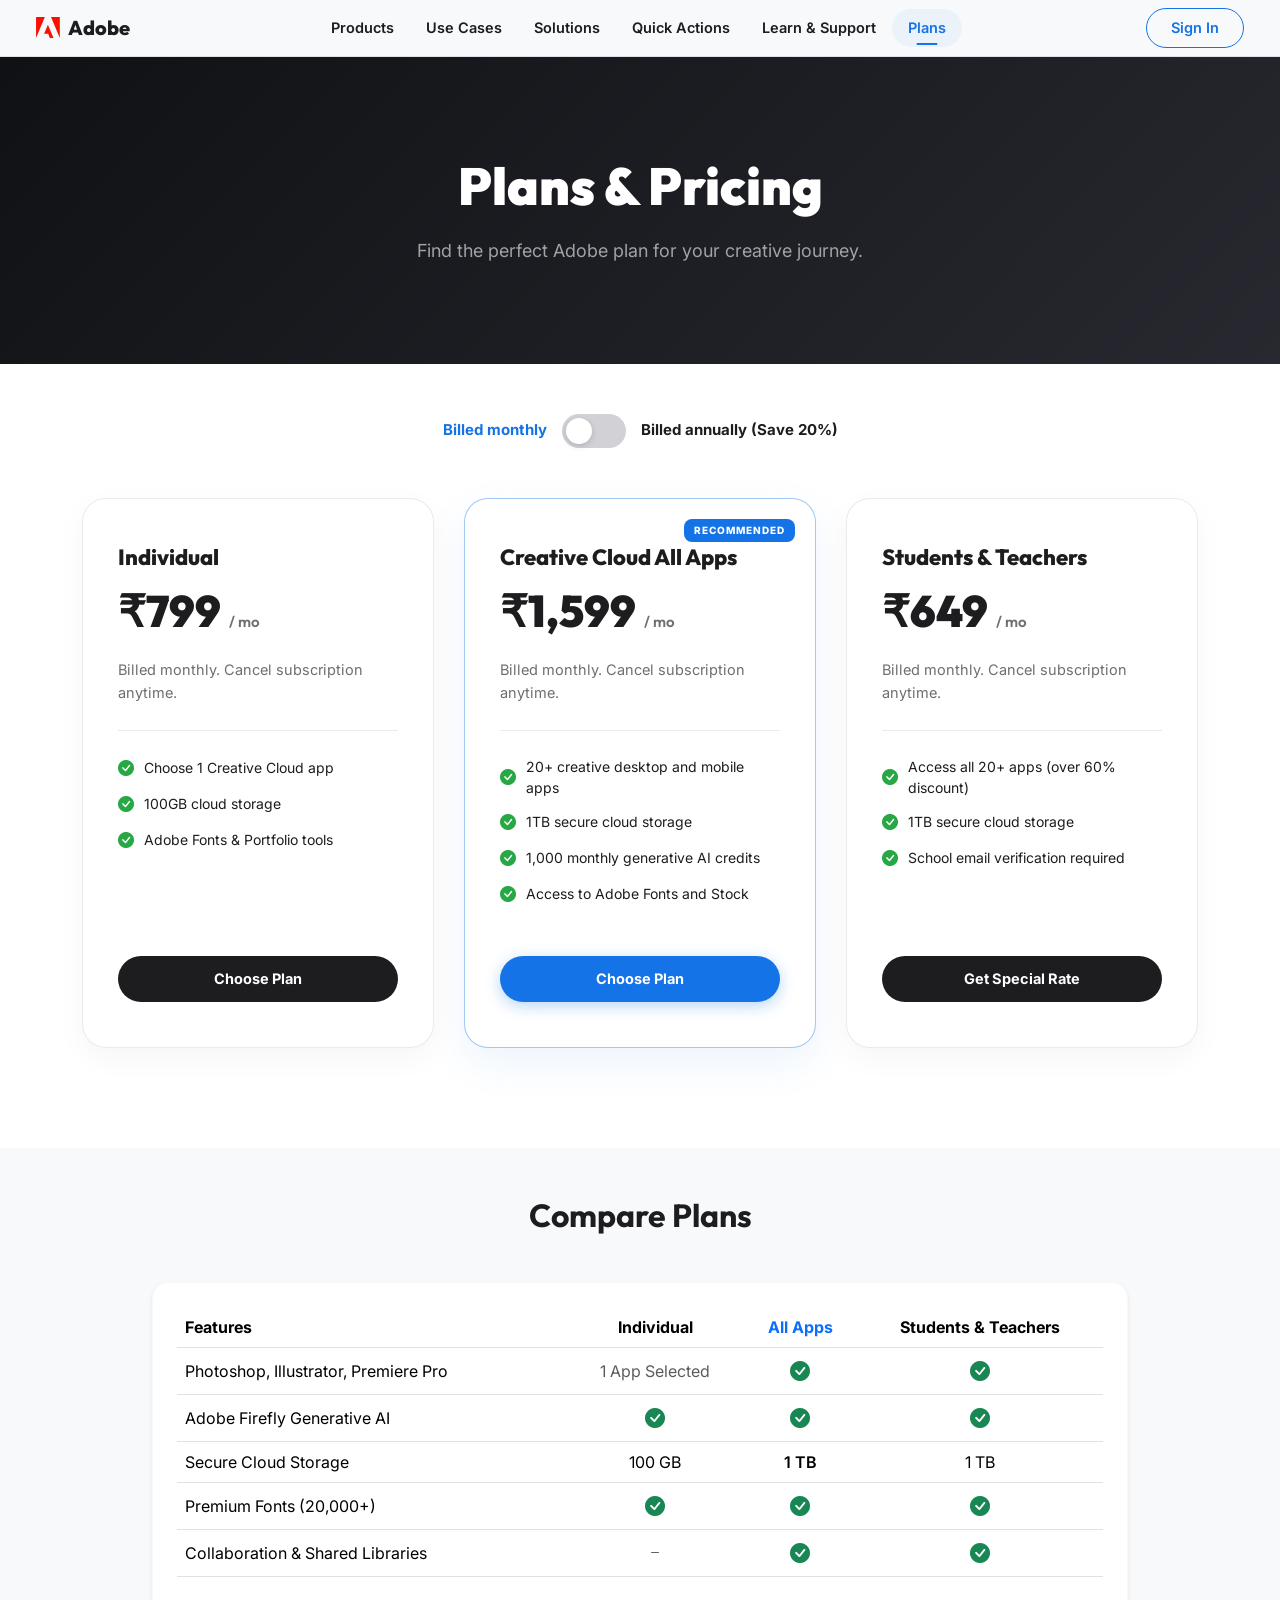
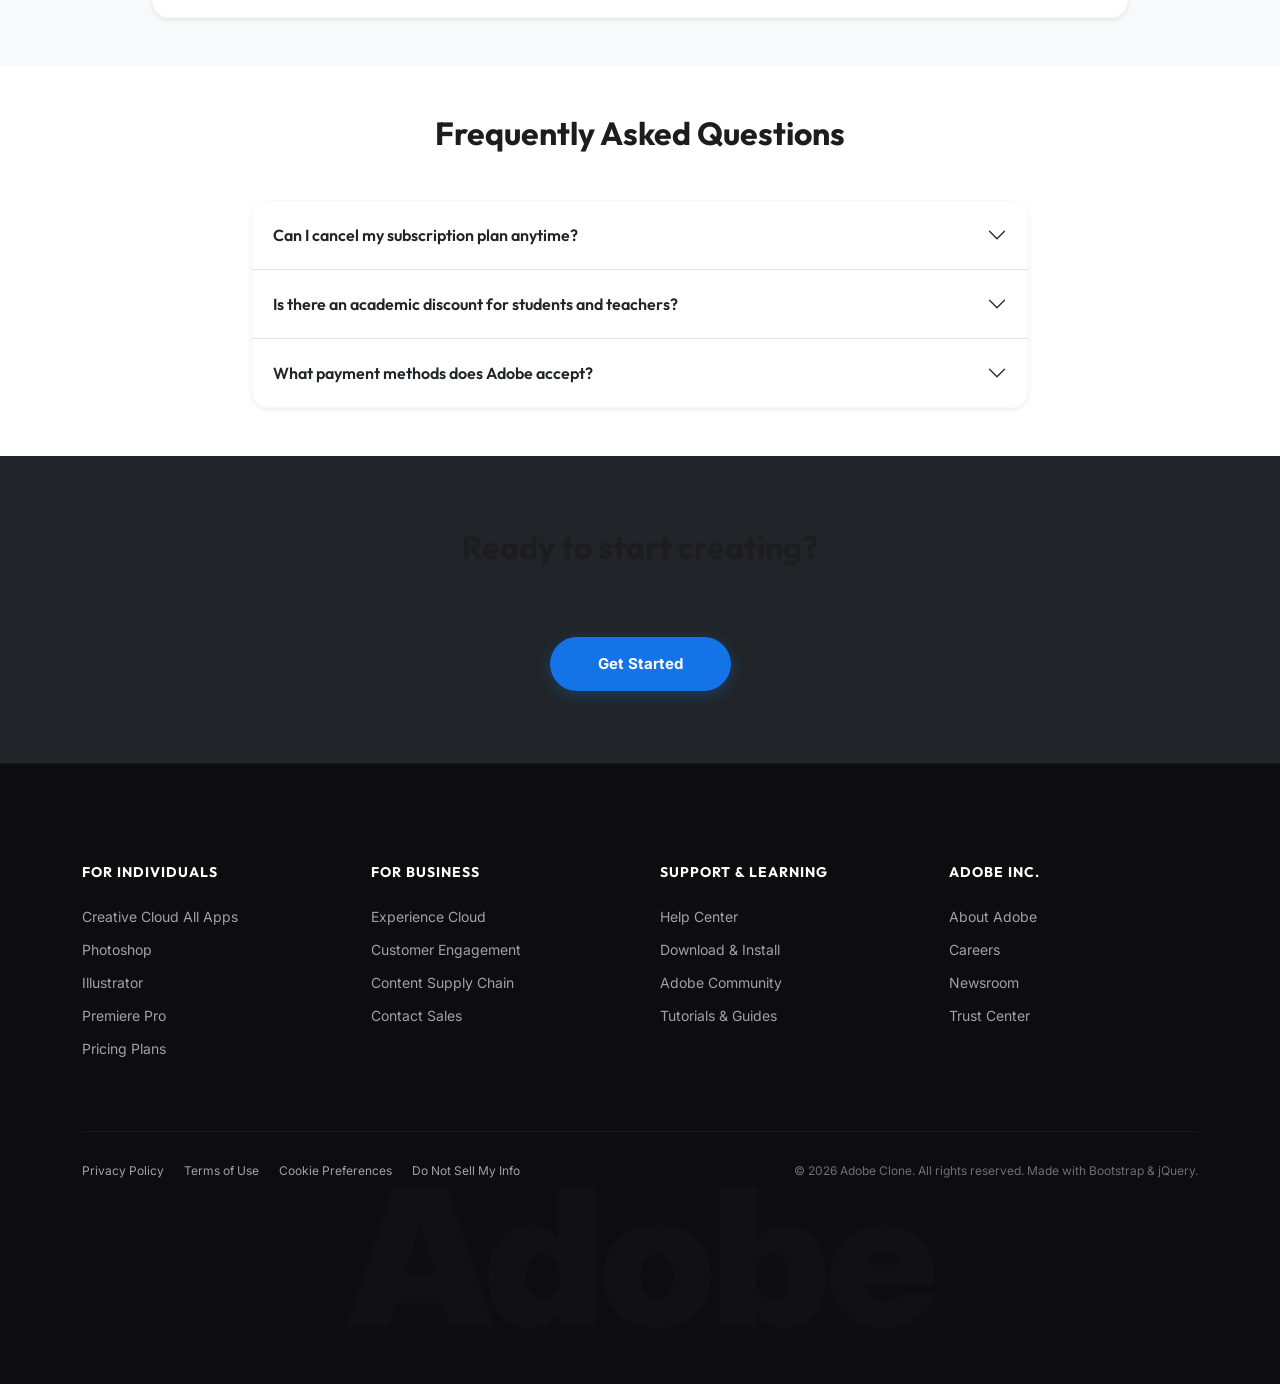
<file: plans.html>
<!DOCTYPE html>
<html lang="en">

<head>
    <meta name="description" content="Explore Adobe Plans clone and premium solutions.">
    <meta name="keywords" content="Adobe, Plans, Creative Cloud, Design">
    <meta name="author" content="Adobe Clone Developer">

    <meta charset="UTF-8">
    <meta name="viewport" content="width=device-width, initial-scale=1.0">
    <title>Adobe Plans & Pricing</title>

    <link href="https://cdn.jsdelivr.net/npm/bootstrap@5.3.3/dist/css/bootstrap.min.css" rel="stylesheet">

    <link rel="stylesheet" href="https://cdn.jsdelivr.net/npm/bootstrap-icons@1.11.3/font/bootstrap-icons.min.css">

    <link rel="stylesheet" href="css/style.css">
    <link rel="stylesheet" href="css/plans.css">
</head>

<body>
    <!-- Page Loader Screen -->
    <div id="loader-wrapper">
        <div class="loader-spinner"></div>
        <div class="loader-logo">Adobe</div>
    </div>

    <!-- Scroll Progress Bar -->
    <div id="scroll-progress"></div>


    <!-- ================= NAVBAR ================= -->
    <nav class="navbar navbar-expand-lg navbar-light bg-light border-bottom sticky-top adobe-navbar py-2 px-4">
        <div class="container-fluid">
            <!-- Brand Logo -->
            <a href="index.html" class="adobe-logo-container">
                <svg width="24" height="21" viewBox="0 0 91 80" fill="none" xmlns="http://www.w3.org/2000/svg">
                    <path d="M56.9686 0H90.4318V80L56.9686 0Z" fill="#FA0F00"/>
                    <path d="M33.4632 0H0V80L33.4632 0Z" fill="#FA0F00"/>
                    <path d="M45.1821 29.4668L66.5199 80.0002H52.5657L46.1982 63.9461H30.6182L45.1821 29.4668Z" fill="#FA0F00"/>
                </svg>
                <span>Adobe</span>
            </a>

            <!-- Toggle Button for Mobile -->
            <button class="navbar-toggler" type="button" data-bs-toggle="collapse" data-bs-target="#navbarContent" aria-controls="navbarContent" aria-expanded="false" aria-label="Toggle navigation">
                <span class="navbar-toggler-icon"></span>
            </button>

            <!-- Navigation Links -->
            <div class="collapse navbar-collapse" id="navbarContent">
                <ul class="navbar-nav mx-auto mb-2 mb-lg-0">
                    <!-- Products Dropdown -->
                    <li class="nav-item dropdown">
                        <a class="nav-link dropdown-toggle" href="#" id="productsDropdown" role="button" data-bs-toggle="dropdown" aria-expanded="false">
                            Products
                        </a>
                        <ul class="dropdown-menu" aria-labelledby="productsDropdown">
                            <li><a class="dropdown-item" href="creative-cloud.html">Creative Cloud All Apps</a></li>
                            <li><a class="dropdown-item" href="photoshop.html">Photoshop</a></li>
                            <li><a class="dropdown-item" href="firefly.html">Adobe Firefly</a></li>
                            <li><a class="dropdown-item" href="acrobat.html">Acrobat Pro</a></li>
                            <li><hr class="dropdown-divider"></li>
                            <li><a class="dropdown-item" href="products.html">All Products</a></li>
                        </ul>
                    </li>

                    <!-- Use Cases Dropdown -->
                    <li class="nav-item dropdown">
                        <a class="nav-link dropdown-toggle" href="#" id="useCasesDropdown" role="button" data-bs-toggle="dropdown" aria-expanded="false">
                            Use Cases
                        </a>
                        <ul class="dropdown-menu" aria-labelledby="useCasesDropdown">
                            <li><a class="dropdown-item" href="firefly.html">Content Creation</a></li>
                            <li><a class="dropdown-item" href="acrobat.html">PDF & Document Essentials</a></li>
                            <li><a class="dropdown-item" href="students.html">Students & Teachers</a></li>
                        </ul>
                    </li>

                    <!-- Solutions Dropdown -->
                    <li class="nav-item dropdown">
                        <a class="nav-link dropdown-toggle" href="#" id="solutionsDropdown" role="button" data-bs-toggle="dropdown" aria-expanded="false">
                            Solutions
                        </a>
                        <ul class="dropdown-menu" aria-labelledby="solutionsDropdown">
                            <li><a class="dropdown-item" href="business.html">Small & Medium Businesses</a></li>
                            <li><a class="dropdown-item" href="business.html">Enterprise Solutions</a></li>
                            <li><a class="dropdown-item" href="students.html">Schools & Universities</a></li>
                        </ul>
                    </li>

                    <!-- Quick Actions Dropdown -->
                    <li class="nav-item dropdown">
                        <a class="nav-link dropdown-toggle" href="#" id="quickActionsDropdown" role="button" data-bs-toggle="dropdown" aria-expanded="false">
                            Quick Actions
                        </a>
                        <ul class="dropdown-menu" aria-labelledby="quickActionsDropdown">
                            <li><a class="dropdown-item" href="acrobat.html">PDF Tools</a></li>
                            <li><a class="dropdown-item" href="photoshop.html">Photo & Image Tools</a></li>
                            <li><a class="dropdown-item" href="creative-cloud.html">Video Editing Tools</a></li>
                            <li><a class="dropdown-item" href="firefly.html">Generative AI Tools</a></li>
                        </ul>
                    </li>

                    <!-- Learn & Support Dropdown -->
                    <li class="nav-item dropdown">
                        <a class="nav-link dropdown-toggle" href="#" id="learnSupportDropdown" role="button" data-bs-toggle="dropdown" aria-expanded="false">
                            Learn & Support
                        </a>
                        <ul class="dropdown-menu" aria-labelledby="learnSupportDropdown">
                            <li><a class="dropdown-item" href="support.html">Help Center</a></li>
                            <li><a class="dropdown-item" href="support.html">Tutorials & Guides</a></li>
                            <li><a class="dropdown-item" href="support.html">Community Forum</a></li>
                        </ul>
                    </li>

                    <!-- Plans Direct Link -->
                    <li class="nav-item">
                        <a class="nav-link" href="plans.html">Plans</a>
                    </li>
                </ul>

                <!-- Right-side Buttons -->
                <div class="d-flex align-items-center gap-3">
                    <a href="signin.html" class="signin-btn btn-ripple">Sign In</a>
                </div>
            </div>
        </div>
    </nav>


    <!-- ================= HERO ================= -->
    <section class="plans-hero" data-anim="fade-up">
        <div class="container text-center">
            <h1>Plans & Pricing</h1>
            <p>Find the perfect Adobe plan for your creative journey.</p>
        </div>
    </section>

    <!-- ================= BILLING TOGGLE ================= -->
    <div class="billing-toggle-container">
        <span class="billing-label active" id="monthlyLabel">Billed monthly</span>
        <label class="toggle-switch-custom" aria-label="Toggle billing cycle">
            <input type="checkbox" id="billingToggle" title="Toggle billing cycle" aria-label="Toggle billing cycle">
            <span class="slider-toggle"></span>
        </label>
        <span class="billing-label" id="annualLabel">Billed annually (Save 20%)</span>
    </div>

    <!-- ================= PRICING CARDS ================= -->
    <section class="pricing-section" data-anim="zoom-in">
        <div class="container">
            <div class="plans-grid">
                <!-- Individual -->
                <div class="plan-card-pricing">
                    <div>
                        <h3>Individual</h3>
                        <h2 id="individualPrice">₹799 <span>/ mo</span></h2>
                        <p id="individualSub">Billed monthly. Cancel subscription anytime.</p>
                        <ul>
                            <li><i class="bi bi-check-circle-fill"></i> Choose 1 Creative Cloud app</li>
                            <li><i class="bi bi-check-circle-fill"></i> 100GB cloud storage</li>
                            <li><i class="bi bi-check-circle-fill"></i> Adobe Fonts & Portfolio tools</li>
                        </ul>
                    </div>
                    <button onclick="window.location.href='signin.html'">Choose Plan</button>
                </div>

                <!-- Creative Cloud All Apps -->
                <div class="plan-card-pricing featured-plan">
                    <div>
                        <h3>Creative Cloud All Apps</h3>
                        <h2 id="allAppsPrice">₹1,599 <span>/ mo</span></h2>
                        <p id="allAppsSub">Billed monthly. Cancel subscription anytime.</p>
                        <ul>
                            <li><i class="bi bi-check-circle-fill"></i> 20+ creative desktop and mobile apps</li>
                            <li><i class="bi bi-check-circle-fill"></i> 1TB secure cloud storage</li>
                            <li><i class="bi bi-check-circle-fill"></i> 1,000 monthly generative AI credits</li>
                            <li><i class="bi bi-check-circle-fill"></i> Access to Adobe Fonts and Stock</li>
                        </ul>
                    </div>
                    <button onclick="window.location.href='signin.html'">Choose Plan</button>
                </div>

                <!-- Students & Teachers -->
                <div class="plan-card-pricing">
                    <div>
                        <h3>Students & Teachers</h3>
                        <h2 id="studentPrice">₹649 <span>/ mo</span></h2>
                        <p id="studentSub">Billed monthly. Cancel subscription anytime.</p>
                        <ul>
                            <li><i class="bi bi-check-circle-fill"></i> Access all 20+ apps (over 60% discount)</li>
                            <li><i class="bi bi-check-circle-fill"></i> 1TB secure cloud storage</li>
                            <li><i class="bi bi-check-circle-fill"></i> School email verification required</li>
                        </ul>
                    </div>
                    <button onclick="window.location.href='students.html'">Get Special Rate</button>
                </div>
            </div>
        </div>
    </section>

    <!-- ================= COMPARISON ================= -->
    <section class="comparison-section py-5 bg-light" data-anim="fade-up">
        <div class="container" style="max-width: 1000px;">
            <h2 class="text-center mb-5 fw-bold">Compare Plans</h2>
            <div class="table-responsive bg-white p-4 rounded-4 shadow-sm border border-light">
                <table class="table align-middle">
                    <thead>
                        <tr>
                            <th class="fw-bold border-bottom-2">Features</th>
                            <th class="fw-bold border-bottom-2 text-center">Individual</th>
                            <th class="fw-bold border-bottom-2 text-center text-primary">All Apps</th>
                            <th class="fw-bold border-bottom-2 text-center">Students & Teachers</th>
                        </tr>
                    </thead>
                    <tbody>
                        <tr>
                            <td>Photoshop, Illustrator, Premiere Pro</td>
                            <td class="text-center text-muted">1 App Selected</td>
                            <td class="text-center text-success fs-5"><i class="bi bi-check-circle-fill"></i></td>
                            <td class="text-center text-success fs-5"><i class="bi bi-check-circle-fill"></i></td>
                        </tr>
                        <tr>
                            <td>Adobe Firefly Generative AI</td>
                            <td class="text-center text-success fs-5"><i class="bi bi-check-circle-fill"></i></td>
                            <td class="text-center text-success fs-5"><i class="bi bi-check-circle-fill"></i></td>
                            <td class="text-center text-success fs-5"><i class="bi bi-check-circle-fill"></i></td>
                        </tr>
                        <tr>
                            <td>Secure Cloud Storage</td>
                            <td class="text-center">100 GB</td>
                            <td class="text-center fw-semibold">1 TB</td>
                            <td class="text-center">1 TB</td>
                        </tr>
                        <tr>
                            <td>Premium Fonts (20,000+)</td>
                            <td class="text-center text-success fs-5"><i class="bi bi-check-circle-fill"></i></td>
                            <td class="text-center text-success fs-5"><i class="bi bi-check-circle-fill"></i></td>
                            <td class="text-center text-success fs-5"><i class="bi bi-check-circle-fill"></i></td>
                        </tr>
                        <tr>
                            <td>Collaboration & Shared Libraries</td>
                            <td class="text-center text-muted"><i class="bi bi-dash"></i></td>
                            <td class="text-center text-success fs-5"><i class="bi bi-check-circle-fill"></i></td>
                            <td class="text-center text-success fs-5"><i class="bi bi-check-circle-fill"></i></td>
                        </tr>
                    </tbody>
                </table>
            </div>
        </div>
    </section>

    <!-- ================= FAQ ================= -->
    <section class="faq-section py-5" data-anim="fade-up">
        <div class="container" style="max-width: 800px;">
            <h2 class="text-center mb-5 fw-bold">Frequently Asked Questions</h2>
            <div class="accordion accordion-flush shadow-sm rounded-4 border border-light overflow-hidden" id="plansFaq">
                <div class="accordion-item">
                     <h2 class="accordion-header" id="headingOne">
                         <button class="accordion-button collapsed fw-semibold py-4" type="button" data-bs-toggle="collapse" data-bs-target="#plansCollapseOne">
                             Can I cancel my subscription plan anytime?
                         </button>
                     </h2>
                     <div id="plansCollapseOne" class="accordion-collapse collapse" aria-labelledby="headingOne" data-bs-parent="#plansFaq">
                         <div class="accordion-body text-secondary lh-lg">
                             Yes, you can cancel your subscription plan at any time through your Adobe Account page or by contacting Customer Support. If you cancel within 14 days of your initial purchase, you will receive a full refund.
                         </div>
                     </div>
                </div>
                <div class="accordion-item">
                     <h2 class="accordion-header" id="headingTwo">
                         <button class="accordion-button collapsed fw-semibold py-4" type="button" data-bs-toggle="collapse" data-bs-target="#plansCollapseTwo">
                             Is there an academic discount for students and teachers?
                         </button>
                     </h2>
                     <div id="plansCollapseTwo" class="accordion-collapse collapse" aria-labelledby="headingTwo" data-bs-parent="#plansFaq">
                         <div class="accordion-body text-secondary lh-lg">
                             Yes! Students and teachers are eligible for over 60% savings on the Creative Cloud All Apps plan. You will need to provide an institutional email address (like .edu) or academic proof during checkout.
                         </div>
                     </div>
                </div>
                <div class="accordion-item">
                     <h2 class="accordion-header" id="headingThree">
                         <button class="accordion-button collapsed fw-semibold py-4" type="button" data-bs-toggle="collapse" data-bs-target="#plansCollapseThree">
                             What payment methods does Adobe accept?
                         </button>
                     </h2>
                     <div id="plansCollapseThree" class="accordion-collapse collapse" aria-labelledby="headingThree" data-bs-parent="#plansFaq">
                         <div class="accordion-body text-secondary lh-lg">
                             We accept major credit cards (Visa, MasterCard, American Express), PayPal, and direct debit in selected regions.
                         </div>
                     </div>
                </div>
            </div>
        </div>
    </section>

    <!-- ================= CTA ================= -->
    <section class="cta-section py-5 text-center text-white bg-dark">
        <div class="container py-4">
            <h2 class="fw-bold mb-3">Ready to start creating?</h2>
            <p class="text-muted mb-4 fs-5">Choose the plan that fits your needs and get immediate access to all apps.</p>
            <button class="hero-btn px-5 py-3" onclick="window.location.href='signin.html'">Get Started</button>
        </div>
    </section>

    <!-- ================= GLOBAL FOOTER ================= -->
    <footer class="footer-section">
        <div class="container">
            <div class="footer-grid">
                <div>
                    <h5>For Individuals</h5>
                    <a href="creative-cloud.html">Creative Cloud All Apps</a>
                    <a href="photoshop.html">Photoshop</a>
                    <a href="creative-cloud.html">Illustrator</a>
                    <a href="creative-cloud.html">Premiere Pro</a>
                    <a href="plans.html">Pricing Plans</a>
                </div>

                <div>
                    <h5>For Business</h5>
                    <a href="business.html">Experience Cloud</a>
                    <a href="business.html">Customer Engagement</a>
                    <a href="business.html">Content Supply Chain</a>
                    <a href="business.html">Contact Sales</a>
                </div>

                <div>
                    <h5>Support & Learning</h5>
                    <a href="support.html">Help Center</a>
                    <a href="support.html">Download & Install</a>
                    <a href="support.html">Adobe Community</a>
                    <a href="support.html">Tutorials & Guides</a>
                </div>

                <div>
                    <h5>Adobe Inc.</h5>
                    <a href="business.html">About Adobe</a>
                    <a href="business.html">Careers</a>
                    <a href="business.html">Newsroom</a>
                    <a href="business.html">Trust Center</a>
                </div>
            </div>

            <div class="footer-bottom">
                <div class="footer-bottom-links">
                    <a href="#">Privacy Policy</a>
                    <a href="#">Terms of Use</a>
                    <a href="#">Cookie Preferences</a>
                    <a href="#">Do Not Sell My Info</a>
                </div>
                <p>&copy; 2026 Adobe Clone. All rights reserved. Made with Bootstrap & jQuery.</p>
            </div>

            <div class="adobe-big-logo">
                Adobe
            </div>
        </div>
    </footer>

    <!-- jQuery -->
    
    <!-- Back to Top Button -->
    <button id="back-to-top" class="btn" aria-label="Back to Top"><i class="bi bi-arrow-up"></i></button>

    <script src="https://code.jquery.com/jquery-3.7.1.min.js"></script>


    <!-- Bootstrap JS Bundle -->
    <script src="https://cdn.jsdelivr.net/npm/bootstrap@5.3.3/dist/js/bootstrap.bundle.min.js"></script>

    <!-- Custom JS -->
    <script src="js/scripts.js"></script>
    <script src="js/plans.js"></script>

</body>

</html>
</file>
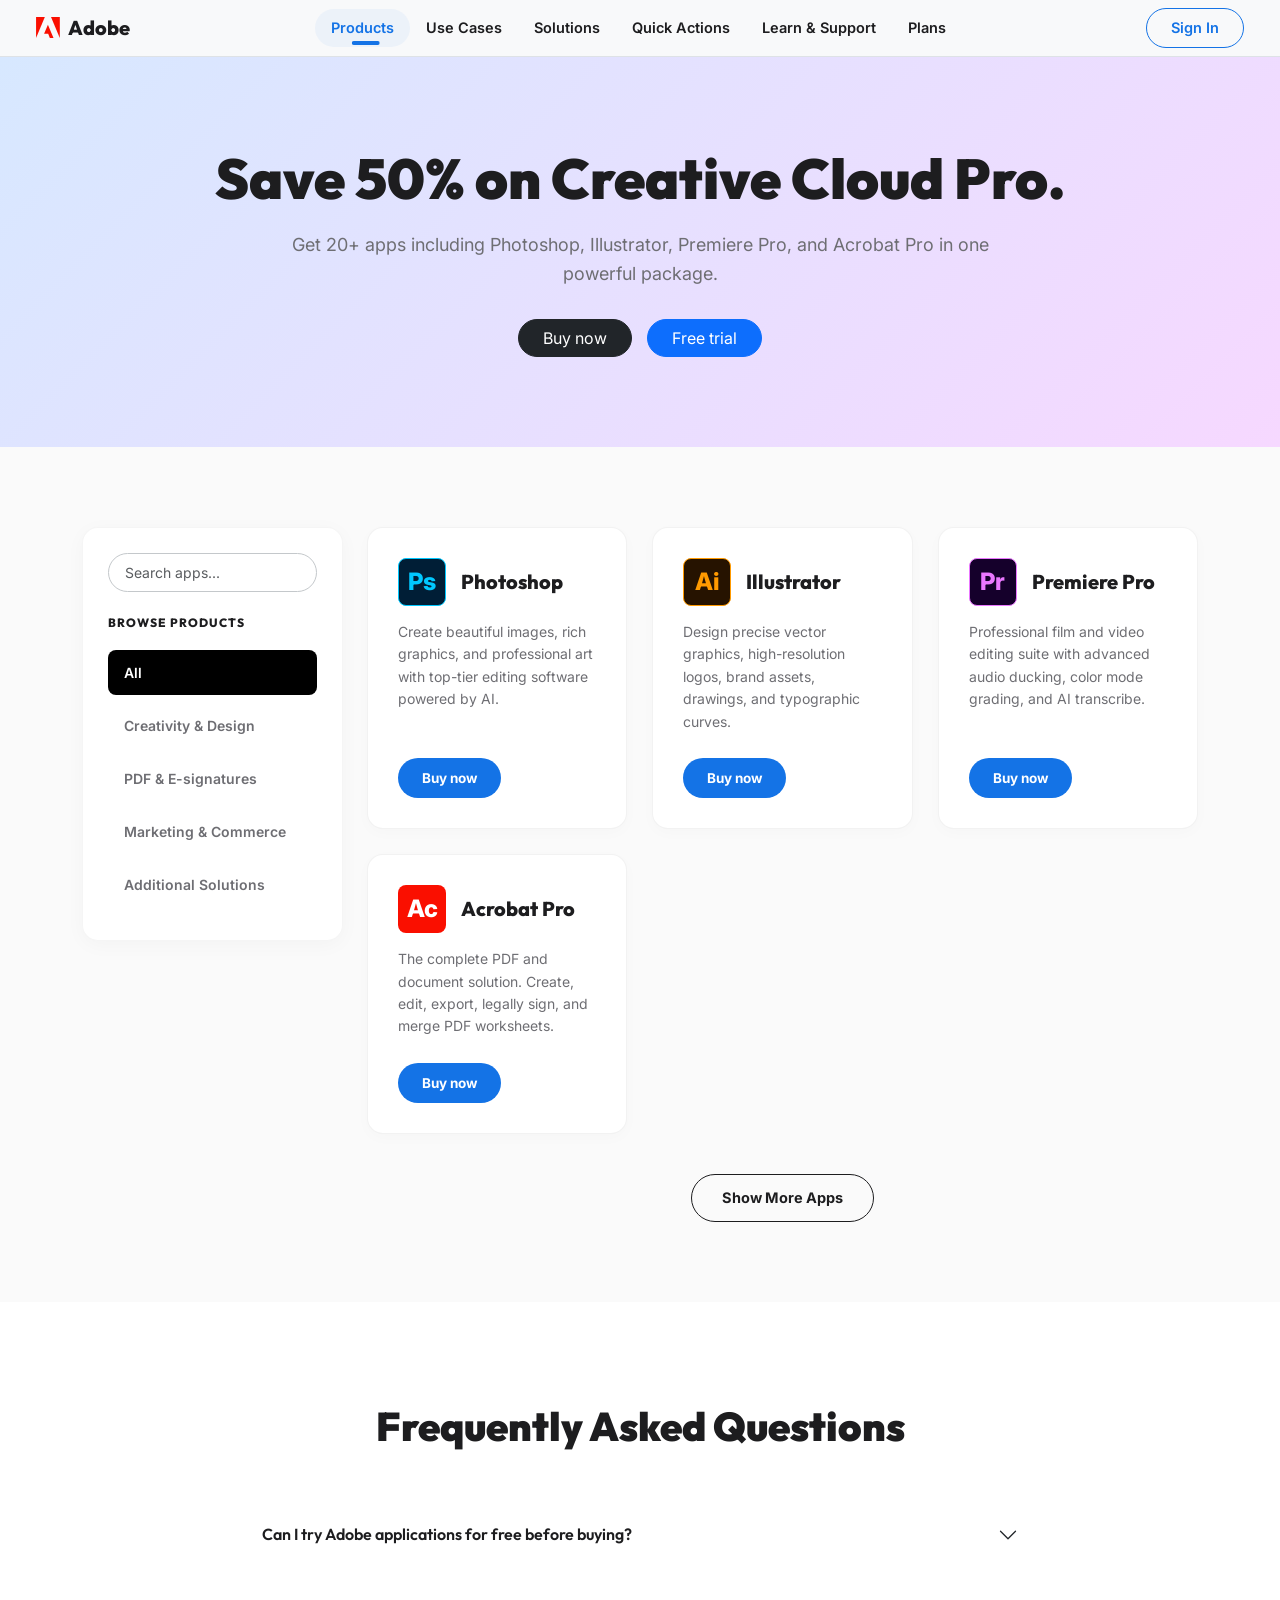
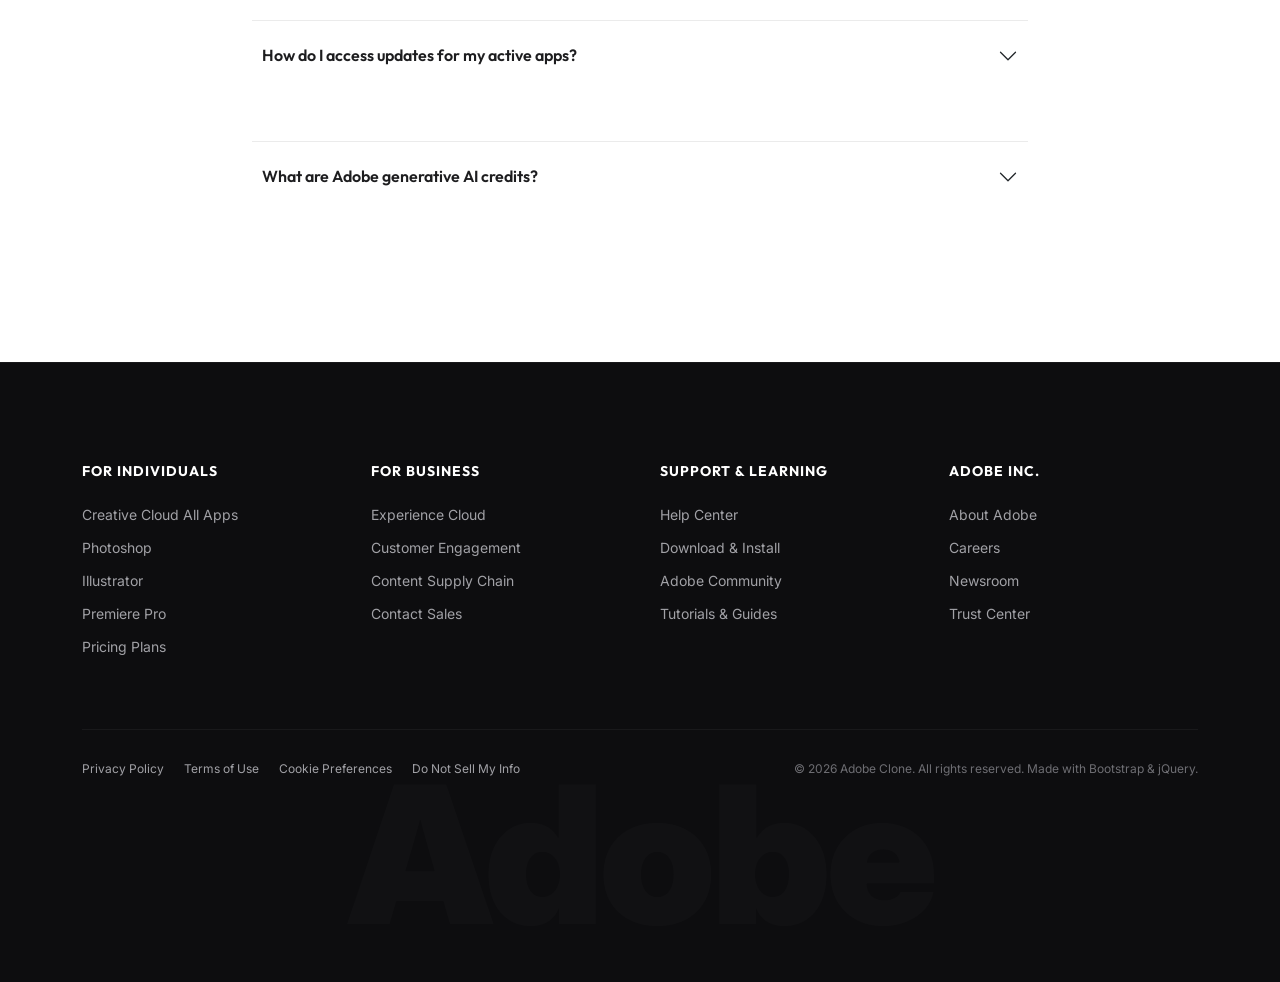
<file: products.html>
<!DOCTYPE html>
<html lang="en">

<head>
    <meta name="description" content="Explore Adobe Products clone and premium solutions.">
    <meta name="keywords" content="Adobe, Products, Creative Cloud, Design">
    <meta name="author" content="Adobe Clone Developer">

    <meta charset="UTF-8">
    <meta name="viewport" content="width=device-width, initial-scale=1.0">
    <title>Adobe Products - Creative, Document & Marketing Apps</title>

    <link href="https://cdn.jsdelivr.net/npm/bootstrap@5.3.3/dist/css/bootstrap.min.css" rel="stylesheet">

    <link rel="stylesheet" href="https://cdn.jsdelivr.net/npm/bootstrap-icons@1.11.3/font/bootstrap-icons.min.css">

    <link rel="stylesheet" href="css/style.css">
    <link rel="stylesheet" href="css/products.css">
</head>

<body>
    <!-- Page Loader Screen -->
    <div id="loader-wrapper">
        <div class="loader-spinner"></div>
        <div class="loader-logo">Adobe</div>
    </div>

    <!-- Scroll Progress Bar -->
    <div id="scroll-progress"></div>


    <!-- ================= NAVBAR ================= -->
    <nav class="navbar navbar-expand-lg navbar-light bg-light border-bottom sticky-top adobe-navbar py-2 px-4">
        <div class="container-fluid">
            <!-- Brand Logo -->
            <a href="index.html" class="adobe-logo-container">
                <svg width="24" height="21" viewBox="0 0 91 80" fill="none" xmlns="http://www.w3.org/2000/svg">
                    <path d="M56.9686 0H90.4318V80L56.9686 0Z" fill="#FA0F00"/>
                    <path d="M33.4632 0H0V80L33.4632 0Z" fill="#FA0F00"/>
                    <path d="M45.1821 29.4668L66.5199 80.0002H52.5657L46.1982 63.9461H30.6182L45.1821 29.4668Z" fill="#FA0F00"/>
                </svg>
                <span>Adobe</span>
            </a>

            <!-- Toggle Button for Mobile -->
            <button class="navbar-toggler" type="button" data-bs-toggle="collapse" data-bs-target="#navbarContent" aria-controls="navbarContent" aria-expanded="false" aria-label="Toggle navigation">
                <span class="navbar-toggler-icon"></span>
            </button>

            <!-- Navigation Links -->
            <div class="collapse navbar-collapse" id="navbarContent">
                <ul class="navbar-nav mx-auto mb-2 mb-lg-0">
                    <!-- Products Dropdown -->
                    <li class="nav-item dropdown">
                        <a class="nav-link dropdown-toggle" href="#" id="productsDropdown" role="button" data-bs-toggle="dropdown" aria-expanded="false">
                            Products
                        </a>
                        <ul class="dropdown-menu" aria-labelledby="productsDropdown">
                            <li><a class="dropdown-item" href="creative-cloud.html">Creative Cloud All Apps</a></li>
                            <li><a class="dropdown-item" href="photoshop.html">Photoshop</a></li>
                            <li><a class="dropdown-item" href="firefly.html">Adobe Firefly</a></li>
                            <li><a class="dropdown-item" href="acrobat.html">Acrobat Pro</a></li>
                            <li><hr class="dropdown-divider"></li>
                            <li><a class="dropdown-item" href="products.html">All Products</a></li>
                        </ul>
                    </li>

                    <!-- Use Cases Dropdown -->
                    <li class="nav-item dropdown">
                        <a class="nav-link dropdown-toggle" href="#" id="useCasesDropdown" role="button" data-bs-toggle="dropdown" aria-expanded="false">
                            Use Cases
                        </a>
                        <ul class="dropdown-menu" aria-labelledby="useCasesDropdown">
                            <li><a class="dropdown-item" href="firefly.html">Content Creation</a></li>
                            <li><a class="dropdown-item" href="acrobat.html">PDF & Document Essentials</a></li>
                            <li><a class="dropdown-item" href="students.html">Students & Teachers</a></li>
                        </ul>
                    </li>

                    <!-- Solutions Dropdown -->
                    <li class="nav-item dropdown">
                        <a class="nav-link dropdown-toggle" href="#" id="solutionsDropdown" role="button" data-bs-toggle="dropdown" aria-expanded="false">
                            Solutions
                        </a>
                        <ul class="dropdown-menu" aria-labelledby="solutionsDropdown">
                            <li><a class="dropdown-item" href="business.html">Small & Medium Businesses</a></li>
                            <li><a class="dropdown-item" href="business.html">Enterprise Solutions</a></li>
                            <li><a class="dropdown-item" href="students.html">Schools & Universities</a></li>
                        </ul>
                    </li>

                    <!-- Quick Actions Dropdown -->
                    <li class="nav-item dropdown">
                        <a class="nav-link dropdown-toggle" href="#" id="quickActionsDropdown" role="button" data-bs-toggle="dropdown" aria-expanded="false">
                            Quick Actions
                        </a>
                        <ul class="dropdown-menu" aria-labelledby="quickActionsDropdown">
                            <li><a class="dropdown-item" href="acrobat.html">PDF Tools</a></li>
                            <li><a class="dropdown-item" href="photoshop.html">Photo & Image Tools</a></li>
                            <li><a class="dropdown-item" href="creative-cloud.html">Video Editing Tools</a></li>
                            <li><a class="dropdown-item" href="firefly.html">Generative AI Tools</a></li>
                        </ul>
                    </li>

                    <!-- Learn & Support Dropdown -->
                    <li class="nav-item dropdown">
                        <a class="nav-link dropdown-toggle" href="#" id="learnSupportDropdown" role="button" data-bs-toggle="dropdown" aria-expanded="false">
                            Learn & Support
                        </a>
                        <ul class="dropdown-menu" aria-labelledby="learnSupportDropdown">
                            <li><a class="dropdown-item" href="support.html">Help Center</a></li>
                            <li><a class="dropdown-item" href="support.html">Tutorials & Guides</a></li>
                            <li><a class="dropdown-item" href="support.html">Community Forum</a></li>
                        </ul>
                    </li>

                    <!-- Plans Direct Link -->
                    <li class="nav-item">
                        <a class="nav-link" href="plans.html">Plans</a>
                    </li>
                </ul>

                <!-- Right-side Buttons -->
                <div class="d-flex align-items-center gap-3">
                    <a href="signin.html" class="signin-btn btn-ripple">Sign In</a>
                </div>
            </div>
        </div>
    </nav>


    <!-- ================= BANNER ================= -->
    <section class="products-banner" data-anim="fade-up">
        <div class="container text-center">
            <h1>Save 50% on Creative Cloud Pro.</h1>
            <p>Get 20+ apps including Photoshop, Illustrator, Premiere Pro, and Acrobat Pro in one powerful package.</p>
            <div class="banner-buttons">
                <button class="btn btn-dark rounded-pill px-4" onclick="window.location.href='plans.html'">Buy now</button>
                <button class="btn btn-primary rounded-pill px-4" onclick="window.location.href='plans.html'">Free trial</button>
            </div>
        </div>
    </section>

    <!-- ================= PRODUCTS SECTION ================= -->
    <section class="all-products-section" data-anim="fade-up">
        <div class="container">
            <div class="row g-4">
                <!-- Sidebar -->
                <div class="col-lg-3">
                    <div class="products-sidebar">
                        <input type="text" class="form-control rounded-pill px-3 py-2 mb-4 border border-secondary-subtle" placeholder="Search apps..." style="font-size: 14px;">
                        
                        <h6>Browse Products</h6>
                        <ul>
                            <li class="active" data-category="all">All</li>
                            <li data-category="creativity">Creativity & Design</li>
                            <li data-category="pdf">PDF & E-signatures</li>
                            <li data-category="marketing">Marketing & Commerce</li>
                            <li data-category="additional">Additional Solutions</li>
                        </ul>
                    </div>
                </div>

                <!-- Products Grid -->
                <div class="col-lg-9">
                    <div class="products-grid">
                        
                        <!-- 1. Photoshop -->
                        <div class="product-card" data-category="creativity" onclick="window.location.href='photoshop.html'">
                            <div>
                                <div class="product-card-header">
                                    <span class="product-card-icon icon-bg-ps">Ps</span>
                                    <h5>Photoshop</h5>
                                </div>
                                <p>Create beautiful images, rich graphics, and professional art with top-tier editing software powered by AI.</p>
                            </div>
                            <button class="buy-btn btn-ripple">Buy now</button>
                        </div>

                        <!-- 2. Illustrator -->
                        <div class="product-card" data-category="creativity" onclick="window.location.href='creative-cloud.html'">
                            <div>
                                <div class="product-card-header">
                                    <span class="product-card-icon icon-bg-ai">Ai</span>
                                    <h5>Illustrator</h5>
                                </div>
                                <p>Design precise vector graphics, high-resolution logos, brand assets, drawings, and typographic curves.</p>
                            </div>
                            <button class="buy-btn btn-ripple">Buy now</button>
                        </div>

                        <!-- 3. Premiere Pro -->
                        <div class="product-card" data-category="creativity" onclick="window.location.href='creative-cloud.html'">
                            <div>
                                <div class="product-card-header">
                                    <span class="product-card-icon icon-bg-pr">Pr</span>
                                    <h5>Premiere Pro</h5>
                                </div>
                                <p>Professional film and video editing suite with advanced audio ducking, color mode grading, and AI transcribe.</p>
                            </div>
                            <button class="buy-btn btn-ripple">Buy now</button>
                        </div>

                        <!-- 4. Acrobat Pro -->
                        <div class="product-card" data-category="pdf" onclick="window.location.href='acrobat.html'">
                            <div>
                                <div class="product-card-header">
                                    <span class="product-card-icon icon-bg-ac">Ac</span>
                                    <h5>Acrobat Pro</h5>
                                </div>
                                <p>The complete PDF and document solution. Create, edit, export, legally sign, and merge PDF worksheets.</p>
                            </div>
                            <button class="buy-btn btn-ripple">Buy now</button>
                        </div>

                        <!-- 5. Adobe Firefly -->
                        <div class="product-card" data-category="creativity" onclick="window.location.href='firefly.html'">
                            <div>
                                <div class="product-card-header">
                                    <span class="product-card-icon icon-bg-ff">Ff</span>
                                    <h5>Adobe Firefly</h5>
                                </div>
                                <p>Generative AI built for creatives. Generate stunning images, custom vectors, and text textures in seconds.</p>
                            </div>
                            <button class="buy-btn btn-ripple">Buy now</button>
                        </div>

                        <!-- 6. Lightroom -->
                        <div class="product-card" data-category="creativity" onclick="window.location.href='photoshop.html'">
                            <div>
                                <div class="product-card-header">
                                    <span class="product-card-icon icon-bg-lr">Lr</span>
                                    <h5>Lightroom</h5>
                                </div>
                                <p>Cloud-based photographic service to edit, crop, adjust, organize, and sync your photos across all devices.</p>
                            </div>
                            <button class="buy-btn btn-ripple">Buy now</button>
                        </div>

                        <!-- 7. After Effects -->
                        <div class="product-card" data-category="creativity" onclick="window.location.href='creative-cloud.html'">
                            <div>
                                <div class="product-card-header">
                                    <span class="product-card-icon icon-bg-ae">Ae</span>
                                    <h5>After Effects</h5>
                                </div>
                                <p>Industry-standard cinematic motion graphics software. Create visual effects (VFX) and 3D space animations.</p>
                            </div>
                            <button class="buy-btn btn-ripple">Buy now</button>
                        </div>

                        <!-- 8. InDesign -->
                        <div class="product-card" data-category="creativity" onclick="window.location.href='creative-cloud.html'">
                            <div>
                                <div class="product-card-header">
                                    <span class="product-card-icon icon-bg-id">Id</span>
                                    <h5>InDesign</h5>
                                </div>
                                <p>Page design and layout suite for print and digital publishing. Style brochures, books, and interactive slides.</p>
                            </div>
                            <button class="buy-btn btn-ripple">Buy now</button>
                        </div>

                        <!-- 9. Adobe Express -->
                        <div class="product-card" data-category="creativity" onclick="window.location.href='creative-cloud.html'">
                            <div>
                                <div class="product-card-header">
                                    <span class="product-card-icon icon-bg-ex">Ex</span>
                                    <h5>Adobe Express</h5>
                                </div>
                                <p>Create social banners, flyers, posters, and videos quickly with pre-made templates and Firefly AI features.</p>
                            </div>
                            <button class="buy-btn btn-ripple">Buy now</button>
                        </div>

                        <!-- 10. Acrobat Reader -->
                        <div class="product-card" data-category="pdf" onclick="window.location.href='acrobat.html'">
                            <div>
                                <div class="product-card-header">
                                    <span class="product-card-icon icon-bg-ac" style="filter: hue-rotate(45deg);">Ar</span>
                                    <h5>Acrobat Reader</h5>
                                </div>
                                <p>Free application to view, annotate, share, sign, and print PDF worksheets securely on mobile or desktop.</p>
                            </div>
                            <button class="buy-btn btn-ripple">Free Download</button>
                        </div>

                        <!-- 11. Adobe Sign -->
                        <div class="product-card" data-category="pdf" onclick="window.location.href='acrobat.html'">
                            <div>
                                <div class="product-card-header">
                                    <span class="product-card-icon icon-bg-ac" style="filter: saturate(0.5);">As</span>
                                    <h5>Adobe Sign</h5>
                                </div>
                                <p>Enterprise e-signatures. Request signatures, track approvals, and build automated signature workflows.</p>
                            </div>
                            <button class="buy-btn btn-ripple">Buy now</button>
                        </div>

                        <!-- 12. Experience Cloud -->
                        <div class="product-card" data-category="marketing" onclick="window.location.href='business.html'">
                            <div>
                                <div class="product-card-header">
                                    <span class="product-card-icon icon-bg-generic">Ec</span>
                                    <h5>Experience Cloud</h5>
                                </div>
                                <p>Integrated marketing tools to organize content, personalize layout displays, and analyze traffic at scale.</p>
                            </div>
                            <button class="buy-btn btn-ripple">Contact Sales</button>
                        </div>

                        <!-- 13. Adobe Analytics -->
                        <div class="product-card" data-category="marketing" onclick="window.location.href='business.html'">
                            <div>
                                <div class="product-card-header">
                                    <span class="product-card-icon icon-bg-generic" style="background:#5C2B90;">An</span>
                                    <h5>Adobe Analytics</h5>
                                </div>
                                <p>Derive deep digital insights. Track customer paths and conversions across multiple marketing campaigns.</p>
                            </div>
                            <button class="buy-btn btn-ripple">Contact Sales</button>
                        </div>

                        <!-- 14. Adobe Commerce -->
                        <div class="product-card" data-category="marketing" onclick="window.location.href='business.html'">
                            <div>
                                <div class="product-card-header">
                                    <span class="product-card-icon icon-bg-generic" style="background:#F26419;">Co</span>
                                    <h5>Adobe Commerce</h5>
                                </div>
                                <p>Flexible shopping commerce core. Build multi-channel B2B and B2C purchasing stores with headless designs.</p>
                            </div>
                            <button class="buy-btn btn-ripple">Contact Sales</button>
                        </div>

                        <!-- 15. FrameMaker -->
                        <div class="product-card" data-category="additional" onclick="window.location.href='support.html'">
                            <div>
                                <div class="product-card-header">
                                    <span class="product-card-icon icon-bg-generic" style="background:#4A5568;">Fm</span>
                                    <h5>FrameMaker</h5>
                                </div>
                                <p>Authoring tool for long, technical guides. Structure manuals and publish files in XML, PDF, or HTML formats.</p>
                            </div>
                            <button class="buy-btn btn-ripple">Buy now</button>
                        </div>

                        <!-- 16. RoboHelp -->
                        <div class="product-card" data-category="additional" onclick="window.location.href='support.html'">
                            <div>
                                <div class="product-card-header">
                                    <span class="product-card-icon icon-bg-generic" style="background:#2C5282;">Rh</span>
                                    <h5>RoboHelp</h5>
                                </div>
                                <p>Publish interactive help portals, policy guides, and knowledgebase search pages smoothly on any device.</p>
                            </div>
                            <button class="buy-btn btn-ripple">Buy now</button>
                        </div>

                    </div>

                    <!-- Show More -->
                    <div class="show-more-container">
                        <button class="show-more-btn btn-ripple">Show More Apps</button>
                    </div>
                </div>
            </div>
        </div>
    </section>

    <!-- ================= FAQ SECTION ================= -->
    <section class="faq-section" data-anim="fade-up">
        <div class="container" style="max-width: 800px;">
            <h2>Frequently Asked Questions</h2>
            <div class="accordion accordion-flush" id="productsFaq">
                
                <div class="accordion-item">
                    <h2 class="accordion-header" id="faqHeaderOne">
                        <button class="accordion-button collapsed" type="button" data-bs-toggle="collapse" data-bs-target="#faqCollapseOne" aria-expanded="false" aria-controls="faqCollapseOne">
                            Can I try Adobe applications for free before buying?
                        </button>
                    </h2>
                    <div id="faqCollapseOne" class="accordion-collapse collapse" aria-labelledby="faqHeaderOne" data-bs-parent="#productsFaq">
                        <div class="accordion-body text-secondary lh-lg">
                            Yes! Adobe offers 7-day free trials for individual applications like Photoshop, Illustrator, Acrobat Pro, and the complete Creative Cloud All Apps suite. You can test all premium features with no obligation.
                        </div>
                    </div>
                </div>

                <div class="accordion-item">
                    <h2 class="accordion-header" id="faqHeaderTwo">
                        <button class="accordion-button collapsed" type="button" data-bs-toggle="collapse" data-bs-target="#faqCollapseTwo" aria-expanded="false" aria-controls="faqCollapseTwo">
                            How do I access updates for my active apps?
                        </button>
                    </h2>
                    <div id="faqCollapseTwo" class="accordion-collapse collapse" aria-labelledby="faqHeaderTwo" data-bs-parent="#productsFaq">
                        <div class="accordion-body text-secondary lh-lg">
                            All application updates are included in your active subscription. You can install, update, or uninstall applications through the Creative Cloud Desktop app or your web portal interface.
                        </div>
                    </div>
                </div>

                <div class="accordion-item">
                    <h2 class="accordion-header" id="faqHeaderThree">
                        <button class="accordion-button collapsed" type="button" data-bs-toggle="collapse" data-bs-target="#faqCollapseThree" aria-expanded="false" aria-controls="faqCollapseThree">
                            What are Adobe generative AI credits?
                        </button>
                    </h2>
                    <div id="faqCollapseThree" class="accordion-collapse collapse" aria-labelledby="faqHeaderThree" data-bs-parent="#productsFaq">
                        <div class="accordion-body text-secondary lh-lg">
                            Generative credits let you use Adobe Firefly features like text-to-image and generative fill inside Photoshop or Illustrator. Depending on your active subscription plan, you receive a set number of premium credits every month.
                        </div>
                    </div>
                </div>

            </div>
        </div>
    </section>

    <!-- ================ FOOTER ================= -->
    <footer class="footer-section">
        <div class="container">
            <div class="footer-grid">
                <div>
                    <h5>For Individuals</h5>
                    <a href="creative-cloud.html">Creative Cloud All Apps</a>
                    <a href="photoshop.html">Photoshop</a>
                    <a href="creative-cloud.html">Illustrator</a>
                    <a href="creative-cloud.html">Premiere Pro</a>
                    <a href="plans.html">Pricing Plans</a>
                </div>

                <div>
                    <h5>For Business</h5>
                    <a href="business.html">Experience Cloud</a>
                    <a href="business.html">Customer Engagement</a>
                    <a href="business.html">Content Supply Chain</a>
                    <a href="business.html">Contact Sales</a>
                </div>

                <div>
                    <h5>Support & Learning</h5>
                    <a href="support.html">Help Center</a>
                    <a href="support.html">Download & Install</a>
                    <a href="support.html">Adobe Community</a>
                    <a href="support.html">Tutorials & Guides</a>
                </div>

                <div>
                    <h5>Adobe Inc.</h5>
                    <a href="business.html">About Adobe</a>
                    <a href="business.html">Careers</a>
                    <a href="business.html">Newsroom</a>
                    <a href="business.html">Trust Center</a>
                </div>
            </div>

            <div class="footer-bottom">
                <div class="footer-bottom-links">
                    <a href="#">Privacy Policy</a>
                    <a href="#">Terms of Use</a>
                    <a href="#">Cookie Preferences</a>
                    <a href="#">Do Not Sell My Info</a>
                </div>
                <p>&copy; 2026 Adobe Clone. All rights reserved. Made with Bootstrap & jQuery.</p>
            </div>

            <div class="adobe-big-logo">
                Adobe
            </div>
        </div>
    </footer>

    
    <!-- Back to Top Button -->
    <button id="back-to-top" class="btn" aria-label="Back to Top"><i class="bi bi-arrow-up"></i></button>

    <script src="https://code.jquery.com/jquery-3.7.1.min.js"></script>


    <script src="https://cdn.jsdelivr.net/npm/bootstrap@5.3.3/dist/js/bootstrap.bundle.min.js"></script>

    <script src="js/scripts.js"></script>
    <script src="js/products.js"></script>

</body>

</html>
</file>
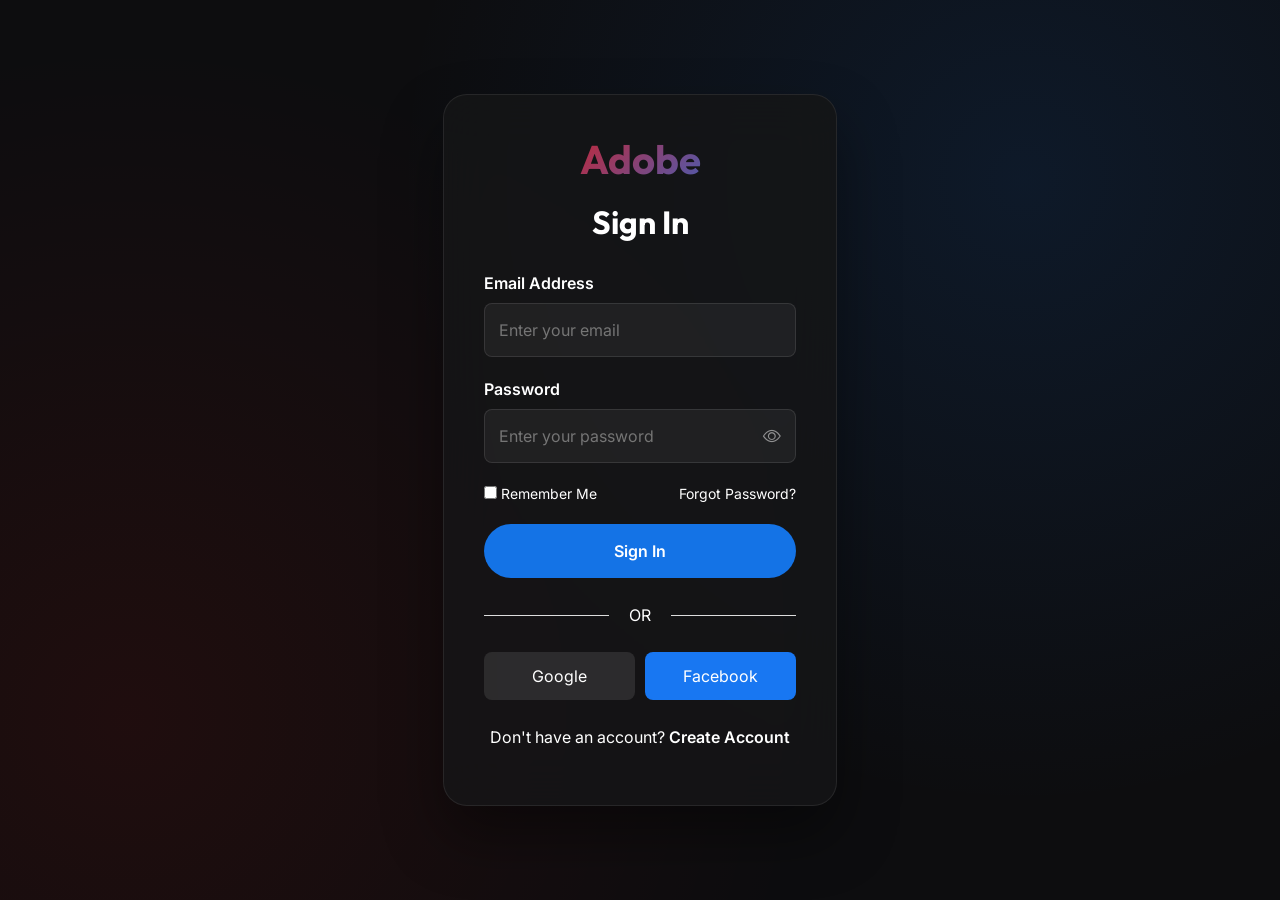
<file: signin.html>
<!DOCTYPE html>
<html lang="en">

<head>
    <meta name="description" content="Explore Adobe Signin clone and premium solutions.">
    <meta name="keywords" content="Adobe, Signin, Creative Cloud, Design">
    <meta name="author" content="Adobe Clone Developer">


<meta charset="UTF-8">
<meta name="viewport" content="width=device-width, initial-scale=1.0">

<title>Adobe Sign In</title>

<!-- Bootstrap 5 -->
<link href="https://cdn.jsdelivr.net/npm/bootstrap@5.3.3/dist/css/bootstrap.min.css" rel="stylesheet">
<!-- Bootstrap Icons -->
<link rel="stylesheet" href="https://cdn.jsdelivr.net/npm/bootstrap-icons@1.11.3/font/bootstrap-icons.min.css">
<!-- Global Style -->
<link rel="stylesheet" href="css/style.css">
<!-- Page Specific Style -->
<link rel="stylesheet" href="css/signin.css">

</head>

<body>
    <!-- Page Loader Screen -->
    <div id="loader-wrapper">
        <div class="loader-spinner"></div>
        <div class="loader-logo">Adobe</div>
    </div>

    <!-- Scroll Progress Bar -->
    <div id="scroll-progress"></div>


<section class="signin-section">

<div class="signin-container" data-anim="zoom-in">

<div class="logo">

<a href="index.html" style="text-decoration: none; color: inherit;">
    <h1>Adobe</h1>
</a>

</div>

<h2>Sign In</h2>

<form id="signinForm" novalidate>

<div class="form-group">

<label for="email">
Email Address
</label>

<input
type="email"
id="email"
placeholder="Enter your email">

<div id="email-error" class="error-message"></div>

</div>

<div class="form-group">

<label for="password">
Password
</label>

<div class="password-wrapper">
<input
type="password"
id="password"
placeholder="Enter your password">

<button type="button" id="togglePassword" class="toggle-password-btn" aria-label="Toggle Password Visibility">
<i class="bi bi-eye"></i>
</button>
</div>

<div id="password-error" class="error-message"></div>

</div>

<div class="options">

<label>

<input type="checkbox" id="rememberMe">

Remember Me

</label>

<a href="#">
Forgot Password?
</a>

</div>

<button type="submit"
id="submitBtn"
class="signin-btn btn-ripple">

<span class="btn-text">Sign In</span>
<span class="spinner-border spinner-border-sm btn-spinner" role="status" aria-hidden="true" style="display: none; margin-left: 8px;"></span>

</button>

</form>

<div class="divider">

<span>OR</span>

</div>

<div class="social-login">

<button class="google-btn btn-ripple">

Google

</button>

<button class="facebook-btn btn-ripple">

Facebook

</button>

</div>

<p class="signup-text">

Don't have an account?

<a href="#">
Create Account
</a>

</p>

</div>

</section>


    <!-- Back to Top Button -->
    <button id="back-to-top" class="btn" aria-label="Back to Top"><i class="bi bi-arrow-up"></i></button>

    <script src="https://code.jquery.com/jquery-3.7.1.min.js"></script>
    <script src="https://cdn.jsdelivr.net/npm/bootstrap@5.3.3/dist/js/bootstrap.bundle.min.js"></script>
    <script src="js/scripts.js"></script>
    <script src="js/signin.js"></script>

</body>

</html>
</file>
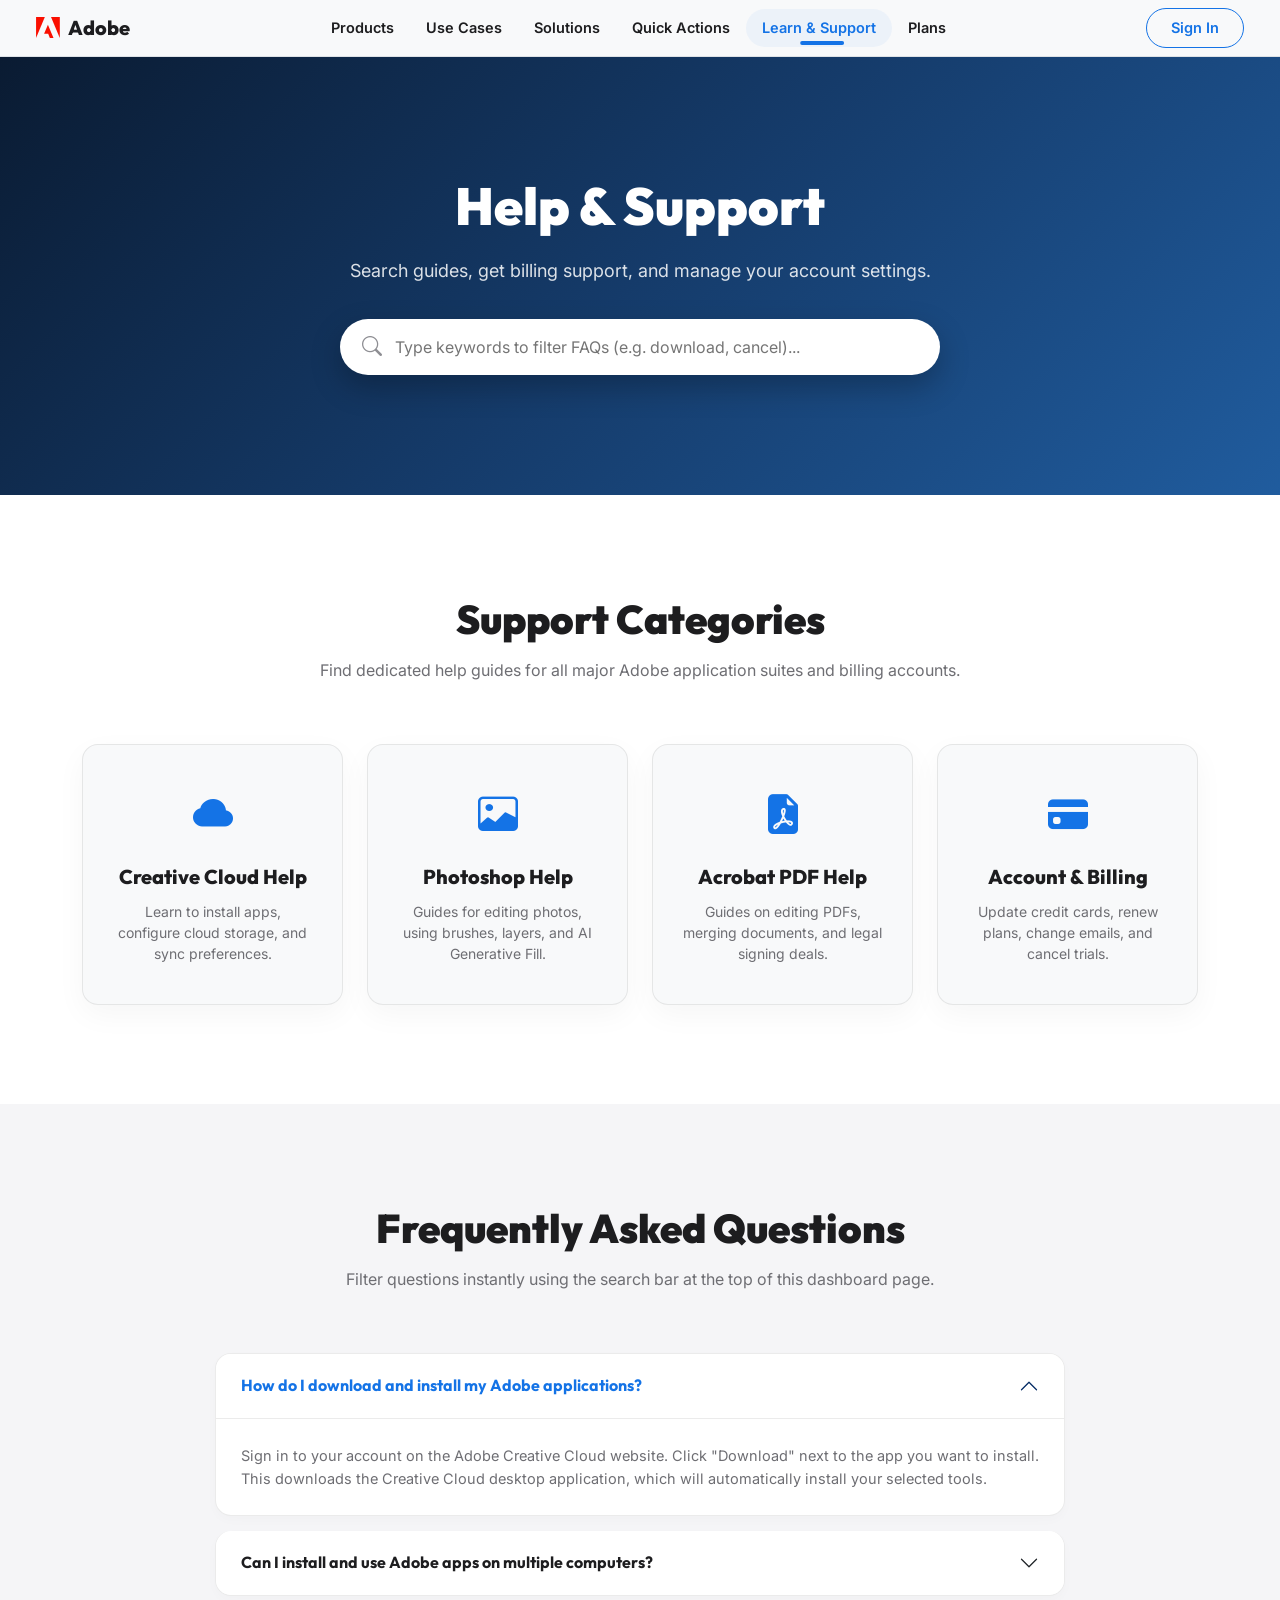
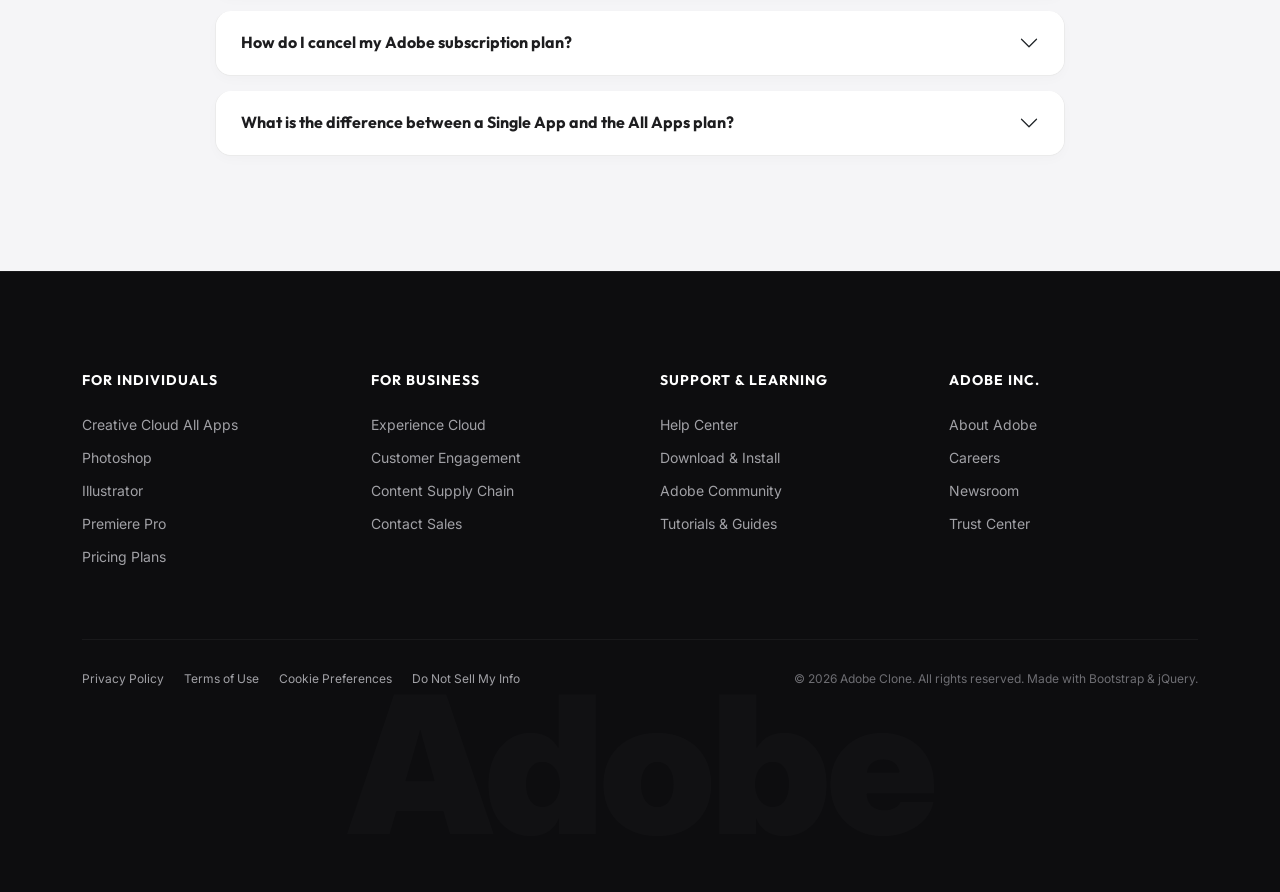
<file: support.html>
<!DOCTYPE html>
<html lang="en">

<head>
    <meta name="description" content="Explore Adobe Support clone and premium solutions.">
    <meta name="keywords" content="Adobe, Support, Creative Cloud, Design">
    <meta name="author" content="Adobe Clone Developer">

    <meta charset="UTF-8">
    <meta name="viewport" content="width=device-width, initial-scale=1.0">
    <title>Adobe Help Center - Customer Support & Guides</title>

    <link href="https://cdn.jsdelivr.net/npm/bootstrap@5.3.3/dist/css/bootstrap.min.css" rel="stylesheet">

    <link rel="stylesheet" href="https://cdn.jsdelivr.net/npm/bootstrap-icons@1.11.3/font/bootstrap-icons.min.css">

    <link rel="stylesheet" href="css/style.css">
    <link rel="stylesheet" href="css/support.css">
</head>

<body>
    <!-- Page Loader Screen -->
    <div id="loader-wrapper">
        <div class="loader-spinner"></div>
        <div class="loader-logo">Adobe</div>
    </div>

    <!-- Scroll Progress Bar -->
    <div id="scroll-progress"></div>


    <!-- ================= NAVBAR ================= -->
    <nav class="navbar navbar-expand-lg navbar-light bg-light border-bottom sticky-top adobe-navbar py-2 px-4">
        <div class="container-fluid">
            <!-- Brand Logo -->
            <a href="index.html" class="adobe-logo-container">
                <svg width="24" height="21" viewBox="0 0 91 80" fill="none" xmlns="http://www.w3.org/2000/svg">
                    <path d="M56.9686 0H90.4318V80L56.9686 0Z" fill="#FA0F00"/>
                    <path d="M33.4632 0H0V80L33.4632 0Z" fill="#FA0F00"/>
                    <path d="M45.1821 29.4668L66.5199 80.0002H52.5657L46.1982 63.9461H30.6182L45.1821 29.4668Z" fill="#FA0F00"/>
                </svg>
                <span>Adobe</span>
            </a>

            <!-- Toggle Button for Mobile -->
            <button class="navbar-toggler" type="button" data-bs-toggle="collapse" data-bs-target="#navbarContent" aria-controls="navbarContent" aria-expanded="false" aria-label="Toggle navigation">
                <span class="navbar-toggler-icon"></span>
            </button>

            <!-- Navigation Links -->
            <div class="collapse navbar-collapse" id="navbarContent">
                <ul class="navbar-nav mx-auto mb-2 mb-lg-0">
                    <!-- Products Dropdown -->
                    <li class="nav-item dropdown">
                        <a class="nav-link dropdown-toggle" href="#" id="productsDropdown" role="button" data-bs-toggle="dropdown" aria-expanded="false">
                            Products
                        </a>
                        <ul class="dropdown-menu" aria-labelledby="productsDropdown">
                            <li><a class="dropdown-item" href="creative-cloud.html">Creative Cloud All Apps</a></li>
                            <li><a class="dropdown-item" href="photoshop.html">Photoshop</a></li>
                            <li><a class="dropdown-item" href="firefly.html">Adobe Firefly</a></li>
                            <li><a class="dropdown-item" href="acrobat.html">Acrobat Pro</a></li>
                            <li><hr class="dropdown-divider"></li>
                            <li><a class="dropdown-item" href="products.html">All Products</a></li>
                        </ul>
                    </li>

                    <!-- Use Cases Dropdown -->
                    <li class="nav-item dropdown">
                        <a class="nav-link dropdown-toggle" href="#" id="useCasesDropdown" role="button" data-bs-toggle="dropdown" aria-expanded="false">
                            Use Cases
                        </a>
                        <ul class="dropdown-menu" aria-labelledby="useCasesDropdown">
                            <li><a class="dropdown-item" href="firefly.html">Content Creation</a></li>
                            <li><a class="dropdown-item" href="acrobat.html">PDF & Document Essentials</a></li>
                            <li><a class="dropdown-item" href="students.html">Students & Teachers</a></li>
                        </ul>
                    </li>

                    <!-- Solutions Dropdown -->
                    <li class="nav-item dropdown">
                        <a class="nav-link dropdown-toggle" href="#" id="solutionsDropdown" role="button" data-bs-toggle="dropdown" aria-expanded="false">
                            Solutions
                        </a>
                        <ul class="dropdown-menu" aria-labelledby="solutionsDropdown">
                            <li><a class="dropdown-item" href="business.html">Small & Medium Businesses</a></li>
                            <li><a class="dropdown-item" href="business.html">Enterprise Solutions</a></li>
                            <li><a class="dropdown-item" href="students.html">Schools & Universities</a></li>
                        </ul>
                    </li>

                    <!-- Quick Actions Dropdown -->
                    <li class="nav-item dropdown">
                        <a class="nav-link dropdown-toggle" href="#" id="quickActionsDropdown" role="button" data-bs-toggle="dropdown" aria-expanded="false">
                            Quick Actions
                        </a>
                        <ul class="dropdown-menu" aria-labelledby="quickActionsDropdown">
                            <li><a class="dropdown-item" href="acrobat.html">PDF Tools</a></li>
                            <li><a class="dropdown-item" href="photoshop.html">Photo & Image Tools</a></li>
                            <li><a class="dropdown-item" href="creative-cloud.html">Video Editing Tools</a></li>
                            <li><a class="dropdown-item" href="firefly.html">Generative AI Tools</a></li>
                        </ul>
                    </li>

                    <!-- Learn & Support Dropdown -->
                    <li class="nav-item dropdown">
                        <a class="nav-link dropdown-toggle" href="#" id="learnSupportDropdown" role="button" data-bs-toggle="dropdown" aria-expanded="false">
                            Learn & Support
                        </a>
                        <ul class="dropdown-menu" aria-labelledby="learnSupportDropdown">
                            <li><a class="dropdown-item" href="support.html">Help Center</a></li>
                            <li><a class="dropdown-item" href="support.html">Tutorials & Guides</a></li>
                            <li><a class="dropdown-item" href="support.html">Community Forum</a></li>
                        </ul>
                    </li>

                    <!-- Plans Direct Link -->
                    <li class="nav-item">
                        <a class="nav-link" href="plans.html">Plans</a>
                    </li>
                </ul>

                <!-- Right-side Buttons -->
                <div class="d-flex align-items-center gap-3">
                    <a href="signin.html" class="signin-btn btn-ripple">Sign In</a>
                </div>
            </div>
        </div>
    </nav>


    <!-- ================= SUPPORT HERO ================= -->
    <section class="support-hero" data-anim="fade-up">
        <div class="container">
            <h1>Help & Support</h1>
            <p>Search guides, get billing support, and manage your account settings.</p>

            <div class="support-search">
                <i class="bi bi-search"></i>
                <input type="text" id="faqSearch" placeholder="Type keywords to filter FAQs (e.g. download, cancel)..." aria-label="FAQ search input">
            </div>
        </div>
    </section>


    <!-- ================= DASHBOARD ================= -->
    <section class="support-grid-section" data-anim="fade-up">
        <div class="container">
            <h2 class="section-title">Support Categories</h2>
            <p class="section-subtitle">Find dedicated help guides for all major Adobe application suites and billing accounts.</p>

            <div class="row g-4">
                <div class="col-lg-3 col-md-6 col-sm-12">
                    <div class="support-card-custom" onclick="window.location.href='creative-cloud.html'">
                        <i class="bi bi-cloud-fill"></i>
                        <h3>Creative Cloud Help</h3>
                        <p>Learn to install apps, configure cloud storage, and sync preferences.</p>
                    </div>
                </div>

                <div class="col-lg-3 col-md-6 col-sm-12">
                    <div class="support-card-custom" onclick="window.location.href='photoshop.html'">
                        <i class="bi bi-image"></i>
                        <h3>Photoshop Help</h3>
                        <p>Guides for editing photos, using brushes, layers, and AI Generative Fill.</p>
                    </div>
                </div>

                <div class="col-lg-3 col-md-6 col-sm-12">
                    <div class="support-card-custom" onclick="window.location.href='acrobat.html'">
                        <i class="bi bi-file-earmark-pdf-fill"></i>
                        <h3>Acrobat PDF Help</h3>
                        <p>Guides on editing PDFs, merging documents, and legal signing deals.</p>
                    </div>
                </div>

                <div class="col-lg-3 col-md-6 col-sm-12">
                    <div class="support-card-custom" onclick="window.location.href='plans.html'">
                        <i class="bi bi-credit-card-fill"></i>
                        <h3>Account & Billing</h3>
                        <p>Update credit cards, renew plans, change emails, and cancel trials.</p>
                    </div>
                </div>
            </div>
        </div>
    </section>


    <!-- ================= FAQs ================= -->
    <section class="faq-section" data-anim="fade-up">
        <div class="container">
            <h2 class="section-title">Frequently Asked Questions</h2>
            <p class="section-subtitle">Filter questions instantly using the search bar at the top of this dashboard page.</p>

            <div class="faq-container">
                <div class="accordion" id="faqAccordion">
                    <!-- FAQ 1 -->
                    <div class="accordion-item">
                        <h2 class="accordion-header" id="headingOne">
                            <button class="accordion-button" type="button" data-bs-toggle="collapse" data-bs-target="#collapseOne" aria-expanded="true" aria-controls="collapseOne">
                                How do I download and install my Adobe applications?
                            </button>
                        </h2>
                        <div id="collapseOne" class="accordion-collapse collapse show" aria-labelledby="headingOne" data-bs-parent="#faqAccordion">
                            <div class="accordion-body">
                                Sign in to your account on the Adobe Creative Cloud website. Click "Download" next to the app you want to install. This downloads the Creative Cloud desktop application, which will automatically install your selected tools.
                            </div>
                        </div>
                    </div>

                    <!-- FAQ 2 -->
                    <div class="accordion-item">
                        <h2 class="accordion-header" id="headingTwo">
                            <button class="accordion-button collapsed" type="button" data-bs-toggle="collapse" data-bs-target="#collapseTwo" aria-expanded="false" aria-controls="collapseTwo">
                                Can I install and use Adobe apps on multiple computers?
                            </button>
                        </h2>
                        <div id="collapseTwo" class="accordion-collapse collapse" aria-labelledby="headingTwo" data-bs-parent="#faqAccordion">
                            <div class="accordion-body">
                                Yes, you can install Adobe applications on multiple computers (e.g. desktop and laptop). However, you can only log in and activate them on up to two computers, and you can only run the software on one computer at any single time.
                            </div>
                        </div>
                    </div>

                    <!-- FAQ 3 -->
                    <div class="accordion-item">
                        <h2 class="accordion-header" id="headingThree">
                            <button class="accordion-button collapsed" type="button" data-bs-toggle="collapse" data-bs-target="#collapseThree" aria-expanded="false" aria-controls="collapseThree">
                                How do I cancel my Adobe subscription plan?
                            </button>
                        </h2>
                        <div id="collapseThree" class="accordion-collapse collapse" aria-labelledby="headingThree" data-bs-parent="#faqAccordion">
                            <div class="accordion-body">
                                To cancel your subscription, sign in to your Adobe account, navigate to "Plans & Payments", click "Manage Plan", and choose "Cancel Plan". Follow the prompts. Canceling trial accounts within 14 days avoids any fees.
                            </div>
                        </div>
                    </div>

                    <!-- FAQ 4 -->
                    <div class="accordion-item">
                        <h2 class="accordion-header" id="headingFour">
                            <button class="accordion-button collapsed" type="button" data-bs-toggle="collapse" data-bs-target="#collapseFour" aria-expanded="false" aria-controls="collapseFour">
                                What is the difference between a Single App and the All Apps plan?
                            </button>
                        </h2>
                        <div id="collapseFour" class="accordion-collapse collapse" aria-labelledby="headingFour" data-bs-parent="#faqAccordion">
                            <div class="accordion-body">
                                The Single App plan gives you access to a single selected application (like Photoshop or Illustrator) with 100GB cloud storage. The All Apps plan includes the entire catalog of 20+ creative applications (including Premiere, Audition, etc.) with 1TB cloud storage.
                            </div>
                        </div>
                    </div>
                </div>
            </div>
        </div>
    </section>


    <!-- ================= GLOBAL FOOTER ================= -->
    <footer class="footer-section">
        <div class="container">
            <div class="footer-grid">
                <div>
                    <h5>For Individuals</h5>
                    <a href="creative-cloud.html">Creative Cloud All Apps</a>
                    <a href="photoshop.html">Photoshop</a>
                    <a href="creative-cloud.html">Illustrator</a>
                    <a href="creative-cloud.html">Premiere Pro</a>
                    <a href="plans.html">Pricing Plans</a>
                </div>

                <div>
                    <h5>For Business</h5>
                    <a href="business.html">Experience Cloud</a>
                    <a href="business.html">Customer Engagement</a>
                    <a href="business.html">Content Supply Chain</a>
                    <a href="business.html">Contact Sales</a>
                </div>

                <div>
                    <h5>Support & Learning</h5>
                    <a href="support.html">Help Center</a>
                    <a href="support.html">Download & Install</a>
                    <a href="support.html">Adobe Community</a>
                    <a href="support.html">Tutorials & Guides</a>
                </div>

                <div>
                    <h5>Adobe Inc.</h5>
                    <a href="business.html">About Adobe</a>
                    <a href="business.html">Careers</a>
                    <a href="business.html">Newsroom</a>
                    <a href="business.html">Trust Center</a>
                </div>
            </div>

            <div class="footer-bottom">
                <div class="footer-bottom-links">
                    <a href="#">Privacy Policy</a>
                    <a href="#">Terms of Use</a>
                    <a href="#">Cookie Preferences</a>
                    <a href="#">Do Not Sell My Info</a>
                </div>
                <p>&copy; 2026 Adobe Clone. All rights reserved. Made with Bootstrap & jQuery.</p>
            </div>

            <div class="adobe-big-logo">
                Adobe
            </div>
        </div>
    </footer>


    
    <!-- Back to Top Button -->
    <button id="back-to-top" class="btn" aria-label="Back to Top"><i class="bi bi-arrow-up"></i></button>

    <script src="https://code.jquery.com/jquery-3.7.1.min.js"></script>


    
    <script src="https://cdn.jsdelivr.net/npm/bootstrap@5.3.3/dist/js/bootstrap.bundle.min.js"></script>

    <script src="js/scripts.js"></script>
    <script src="js/support.js"></script>

</body>

</html>
</file>
<file: css/style.css>
/* ==========================================
   ADOBE CLONE GLOBAL CSS - STYLISH & PREMIUM
   ========================================== */

@import url('https://fonts.googleapis.com/css2?family=Inter:wght@300;400;500;600;700&family=Outfit:wght@400;500;600;700;800;900&display=swap');

:root {
    --adobe-red: #FA0F00;
    --adobe-blue: #1473E6;
    --dark-charcoal: #000000;
    --light-bg: #F5F5F7;
    --text-primary: #1D1D1F;
    --text-secondary: #6E6E73;
    --glass-bg: rgba(255, 255, 255, 0.72);
    --border-color: rgba(0, 0, 0, 0.08);
    --transition-smooth: all 0.4s cubic-bezier(0.16, 1, 0.3, 1);
    --shadow-premium: 0 10px 30px rgba(0, 0, 0, 0.04);
    --shadow-hover: 0 20px 40px rgba(0, 0, 0, 0.08);
    --shadow-glow-blue: 0 8px 24px rgba(20, 115, 230, 0.25);
    --radius-sm: 8px;
    --radius-md: 16px;
    --radius-lg: 24px;
    --radius-xl: 32px;
}

* {
    margin: 0;
    padding: 0;
    box-sizing: border-box;
}

html {
    scroll-behavior: smooth;
}

body {
    font-family: 'Inter', sans-serif;
    color: var(--text-primary);
    background-color: #ffffff;
    overflow-x: hidden;
    -webkit-font-smoothing: antialiased;
}

h1, h2, h3, h4, h5, h6 {
    font-family: 'Outfit', sans-serif;
    color: var(--text-primary);
    font-weight: 700;
}

a {
    text-decoration: none;
    color: inherit;
    transition: var(--transition-smooth);
}

/* ==========================================
   GLOBAL PAGE COMPONENTS (LOADER, PROGRESS, TOP)
   ========================================== */

/* Page Loading Screen */
#loader-wrapper {
    position: fixed;
    top: 0;
    left: 0;
    width: 100%;
    height: 100%;
    background: #000000;
    z-index: 9999;
    display: flex;
    flex-direction: column;
    align-items: center;
    justify-content: center;
    transition: opacity 0.5s ease, visibility 0.5s ease;
}

.loader-spinner {
    width: 60px;
    height: 60px;
    border: 3px solid rgba(255, 255, 255, 0.05);
    border-top: 3px solid var(--adobe-red);
    border-radius: 50%;
    animation: spin-loader 1s cubic-bezier(0.5, 0, 0.5, 1) infinite;
    margin-bottom: 20px;
}

.loader-logo {
    font-family: 'Outfit', sans-serif;
    font-size: 28px;
    font-weight: 900;
    color: #ffffff;
    letter-spacing: -0.5px;
    display: flex;
    align-items: center;
    gap: 8px;
}

.loader-logo::before {
    content: '';
    display: inline-block;
    width: 12px;
    height: 12px;
    background: var(--adobe-red);
    border-radius: 2px;
}

@keyframes spin-loader {
    0% { transform: rotate(0deg); }
    100% { transform: rotate(360deg); }
}

/* Scroll Progress Bar */
#scroll-progress {
    position: fixed;
    top: 0;
    left: 0;
    width: 0%;
    height: 3px;
    background: linear-gradient(90deg, var(--adobe-red) 0%, var(--adobe-blue) 100%);
    z-index: 9998;
    transition: width 0.1s ease-out;
}

/* Back to Top Button */
#back-to-top {
    position: fixed;
    bottom: 30px;
    right: 30px;
    width: 48px;
    height: 48px;
    border-radius: 50%;
    background: rgba(255, 255, 255, 0.85);
    backdrop-filter: blur(10px);
    -webkit-backdrop-filter: blur(10px);
    border: 1px solid rgba(0, 0, 0, 0.08);
    box-shadow: 0 8px 24px rgba(0, 0, 0, 0.08);
    color: var(--text-primary);
    font-size: 18px;
    display: flex;
    align-items: center;
    justify-content: center;
    cursor: pointer;
    z-index: 999;
    opacity: 0;
    visibility: hidden;
    transform: translateY(15px);
    transition: all 0.4s cubic-bezier(0.16, 1, 0.3, 1);
}

#back-to-top.show {
    opacity: 1;
    visibility: visible;
    transform: translateY(0);
}

#back-to-top:hover {
    background: var(--dark-charcoal);
    color: #ffffff;
    transform: translateY(-5px);
    box-shadow: 0 12px 30px rgba(0, 0, 0, 0.15);
}

/* Scrollbar Customization */
::-webkit-scrollbar {
    width: 10px;
}
::-webkit-scrollbar-track {
    background: #ffffff;
}
::-webkit-scrollbar-thumb {
    background: #d1d1d6;
    border-radius: 5px;
    border: 2.5px solid #ffffff;
}
::-webkit-scrollbar-thumb:hover {
    background: #8e8e93;
}


/* NAVBAR */
.adobe-navbar {
    position: sticky;
    top: 0;
    left: 0;
    width: 100%;
    z-index: 1000;
    background: var(--glass-bg);
    backdrop-filter: blur(20px);
    -webkit-backdrop-filter: blur(20px);
    border-bottom: 1px solid var(--border-color);
    padding: 18px 30px;
    transition: var(--transition-smooth);
}

.adobe-navbar.navbar-shrink {
    padding: 10px 30px;
    background: rgba(255, 255, 255, 0.9);
    box-shadow: 0 4px 20px rgba(0, 0, 0, 0.05);
}

.adobe-logo-container {
    display: flex;
    align-items: center;
    gap: 8px;
    font-family: 'Outfit', sans-serif;
    font-size: 20px;
    font-weight: 800;
    color: var(--text-primary);
    text-decoration: none;
}

.adobe-logo-container svg {
    transition: var(--transition-smooth);
}

.adobe-logo-container:hover svg {
    transform: rotate(5deg) scale(1.05);
}

.nav-link {
    color: var(--text-primary) !important;
    font-size: 14.5px;
    font-weight: 600;
    padding: 8px 16px !important;
    border-radius: 20px;
    transition: var(--transition-smooth);
    position: relative;
}

.nav-link::after {
    content: '';
    position: absolute;
    bottom: 2px;
    left: 50%;
    transform: translateX(-50%) scaleX(0);
    width: 30%;
    height: 2px;
    background: var(--adobe-blue);
    transition: var(--transition-smooth);
    border-radius: 2px;
}

.nav-link:hover {
    color: var(--adobe-blue) !important;
    background: rgba(20, 115, 230, 0.05);
}

.nav-link:hover::after,
.nav-link.active-nav::after {
    transform: translateX(-50%) scaleX(1);
}

.nav-link.active-nav {
    color: var(--adobe-blue) !important;
    background: rgba(20, 115, 230, 0.05) !important;
}

.apps-btn {
    width: 40px;
    height: 40px;
    border: none;
    border-radius: 50%;
    background: transparent;
    color: var(--text-primary);
    font-size: 18px;
    display: flex;
    align-items: center;
    justify-content: center;
    cursor: pointer;
    transition: var(--transition-smooth);
}

.apps-btn:hover {
    background: rgba(0, 0, 0, 0.06);
    color: var(--adobe-blue);
}

.signin-btn {
    border: 1.5px solid var(--adobe-blue);
    padding: 8px 24px;
    border-radius: 24px;
    background: transparent;
    color: var(--adobe-blue);
    font-weight: 600;
    font-size: 14.5px;
    cursor: pointer;
    transition: var(--transition-smooth);
    text-decoration: none;
    display: inline-block;
}

.signin-btn:hover {
    background: var(--adobe-blue);
    color: white !important;
    box-shadow: var(--shadow-glow-blue);
    transform: translateY(-1px);
}

/* ==========================================
   DROPDOWNS
   ========================================== */
.dropdown-menu {
    border: 1px solid var(--border-color);
    box-shadow: var(--shadow-hover);
    border-radius: var(--radius-md);
    padding: 10px 0;
    margin-top: 10px;
    background: rgba(255, 255, 255, 0.96);
    backdrop-filter: blur(15px);
    -webkit-backdrop-filter: blur(15px);
    transform-origin: top center;
}

.dropdown-item {
    font-size: 14.5px;
    font-weight: 500;
    padding: 10px 24px;
    color: var(--text-primary);
    transition: var(--transition-smooth);
}

.dropdown-item:hover {
    background-color: rgba(20, 115, 230, 0.05);
    color: var(--adobe-blue);
    transform: translateX(4px);
}

.dropdown-divider {
    border-color: var(--border-color);
    margin: 6px 0;
}

/* ==========================================
   HERO CAROUSEL SECTION
   ========================================== */
.hero-section {
    position: relative;
    height: 90vh;
    overflow: hidden;
    background-color: #000;
}

.hero-img {
    width: 100%;
    height: 90vh;
    object-fit: cover;
}

.hero-section .overlay {
    position: absolute;
    top: 0;
    left: 0;
    width: 100%;
    height: 100%;
    background: linear-gradient(90deg, rgba(0,0,0,0.7) 0%, rgba(0,0,0,0.3) 50%, rgba(0,0,0,0.1) 100%);
    z-index: 2;
}

.hero-content {
    position: absolute;
    top: 50%;
    left: 8%;
    transform: translateY(-50%);
    color: white;
    z-index: 10;
    max-width: 650px;
    opacity: 0;
    transition: opacity 0.8s ease, transform 0.8s ease;
}

.carousel-item.active .hero-content {
    opacity: 1;
    transform: translateY(-50%);
}

.hero-content h6 {
    font-family: 'Inter', sans-serif;
    color: var(--adobe-blue);
    font-size: 16px;
    font-weight: 700;
    text-transform: uppercase;
    letter-spacing: 2px;
    margin-bottom: 15px;
}

.hero-content h1 {
    font-size: 56px;
    font-weight: 900;
    line-height: 1.15;
    margin-bottom: 20px;
    color: white;
}

.hero-content p {
    font-size: 18px;
    line-height: 1.6;
    margin-bottom: 30px;
    color: #e5e5e7;
}

.hero-btn {
    border: none;
    padding: 14px 32px;
    border-radius: 30px;
    background: var(--adobe-blue);
    color: white;
    font-weight: 700;
    font-size: 15px;
    cursor: pointer;
    transition: var(--transition-smooth);
    box-shadow: 0 4px 15px rgba(20, 115, 230, 0.3);
}

.hero-btn:hover {
    background: #1062c2;
    transform: translateY(-2px);
    box-shadow: 0 6px 20px rgba(20, 115, 230, 0.4);
}

/* Hero Carousel Bottom Cards */
.bottom-cards {
    position: absolute;
    bottom: 40px;
    left: 50%;
    transform: translateX(-50%);
    display: flex;
    gap: 16px;
    z-index: 20;
    width: 85%;
    max-width: 1200px;
}

.slide-card {
    flex: 1;
    position: relative;
    background: rgba(21, 21, 21, 0.65);
    backdrop-filter: blur(10px);
    -webkit-backdrop-filter: blur(10px);
    color: #e5e5e7;
    padding: 20px;
    border-radius: 12px;
    cursor: pointer;
    font-size: 14px;
    font-weight: 600;
    min-height: 80px;
    display: flex;
    align-items: center;
    border: 1px solid rgba(255, 255, 255, 0.1);
    transition: var(--transition-smooth);
}

.slide-card:hover {
    background: rgba(255, 255, 255, 0.15);
    border-color: rgba(255, 255, 255, 0.25);
    color: white;
}

.active-card {
    background: white !important;
    color: var(--text-primary) !important;
    font-weight: 700;
    box-shadow: 0 10px 25px rgba(0, 0, 0, 0.2);
}

.active-card::before {
    content: "";
    position: absolute;
    bottom: 0;
    left: 10px;
    right: 10px;
    height: 4px;
    background: var(--adobe-red);
    border-radius: 4px 4px 0 0;
}


/* ==========================================
   EVERYTHING SECTION
   ========================================== */
.everything-section {
    padding: 100px 0;
    background: var(--light-bg);
}

.section-title h2 {
    font-size: 44px;
    font-weight: 900;
    margin-bottom: 20px;
}

.section-title p {
    max-width: 750px;
    margin: auto;
    font-size: 18px;
    color: var(--text-secondary);
    line-height: 1.6;
}

.col-lg-2-4 {
    flex: 0 0 auto;
    width: 20%;
}

.adobe-card {
    background: white;
    border-radius: var(--radius-md);
    overflow: hidden;
    transition: var(--transition-smooth);
    cursor: pointer;
    height: 100%;
    border: 1px solid var(--border-color);
    box-shadow: var(--shadow-premium);
    position: relative;
}

.adobe-card::before {
    content: '';
    position: absolute;
    inset: 0;
    border-radius: var(--radius-md);
    padding: 1.5px;
    background: linear-gradient(135deg, transparent 50%, var(--border-color) 100%);
    -webkit-mask: linear-gradient(#fff 0 0) content-box, linear-gradient(#fff 0 0);
    -webkit-mask-composite: xor;
    mask-composite: exclude;
    pointer-events: none;
    transition: var(--transition-smooth);
}

.adobe-card:hover {
    transform: translateY(-8px);
    box-shadow: var(--shadow-hover);
    border-color: rgba(20, 115, 230, 0.15);
}

.adobe-card:hover::before {
    background: linear-gradient(135deg, var(--adobe-blue) 0%, var(--adobe-red) 100%);
}

.card-header-custom {
    padding: 20px;
    font-weight: 700;
    font-size: 15px;
    background: white;
    border-bottom: 1px solid rgba(0,0,0,0.04);
}

.card-img-custom {
    width: 100%;
    height: 250px;
    object-fit: cover;
    transition: var(--transition-smooth);
}

.adobe-card:hover .card-img-custom {
    transform: scale(1.05);
}

.card-body-custom {
    padding: 22px;
}

.card-body-custom h5 {
    font-size: 18px;
    font-weight: 800;
    margin-bottom: 10px;
}

.card-body-custom p {
    color: var(--text-secondary);
    font-size: 13.5px;
    line-height: 1.5;
    margin-bottom: 0;
}

/* ==========================================
   EXPLORE NEW FEATURE SECTION
   ========================================== */
.explore-section {
    padding: 100px 0;
    background: #ffffff;
}

.explore-heading span {
    color: var(--adobe-blue);
    font-size: 13px;
    font-weight: 700;
    text-transform: uppercase;
    letter-spacing: 2px;
    display: block;
    margin-bottom: 10px;
}

.explore-heading h2 {
    font-size: 44px;
    font-weight: 900;
    margin-bottom: 15px;
}

.explore-heading p {
    color: var(--text-secondary);
    font-size: 18px;
    margin-bottom: 50px;
}

.explore-card {
    background: #ffffff;
    border-radius: 24px;
    overflow: hidden;
    box-shadow: var(--shadow-premium);
    display: flex;
    align-items: center;
    border: 1px solid var(--border-color);
    transition: var(--transition-smooth);
}

.explore-image {
    flex: 1.4;
    overflow: hidden;
    height: 500px;
}

.explore-image img {
    width: 100%;
    height: 100%;
    object-fit: cover;
    transition: transform 0.8s ease;
}

.explore-card:hover .explore-image img {
    transform: scale(1.02);
}

.explore-content {
    flex: 1;
    padding: 60px;
}

.explore-content h3 {
    font-size: 36px;
    font-weight: 800;
    line-height: 1.2;
    margin-bottom: 20px;
}

.explore-content p {
    color: var(--text-secondary);
    font-size: 16px;
    line-height: 1.6;
    margin-bottom: 30px;
}

.explore-content a {
    color: var(--adobe-blue);
    font-weight: 700;
    font-size: 15px;
    display: inline-flex;
    align-items: center;
    gap: 8px;
}

.explore-content a:hover {
    gap: 12px;
}

/* ==========================================
   FEATURE CARDS SECTION
   ========================================== */
.feature-section {
    padding: 60px 0 100px;
    background: #ffffff;
}

.feature-card {
    background: white;
    border-radius: 20px;
    overflow: hidden;
    height: 100%;
    cursor: pointer;
    border: 1px solid var(--border-color);
    box-shadow: var(--shadow-premium);
    transition: var(--transition-smooth);
}

.feature-card:hover {
    transform: translateY(-8px);
    box-shadow: var(--shadow-hover);
}

.feature-img {
    width: 100%;
    height: 280px;
    object-fit: cover;
    transition: transform 0.8s ease;
}

.feature-card:hover .feature-img {
    transform: scale(1.03);
}

.feature-content {
    padding: 30px;
}

.feature-content h3 {
    font-size: 22px;
    font-weight: 800;
    margin-bottom: 15px;
}

.feature-content p {
    color: var(--text-secondary);
    font-size: 14.5px;
    line-height: 1.6;
    margin-bottom: 25px;
}

.feature-content a {
    color: var(--adobe-blue);
    font-weight: 700;
    font-size: 14.5px;
}

.feature-content a:hover {
    text-decoration: underline;
}

/* ==========================================
   TESTIMONIAL SECTION
   ========================================== */
.testimonial-section {
    padding: 100px 0;
    background: var(--light-bg);
}

.testimonial-card {
    background: white;
    border-radius: 24px;
    overflow: hidden;
    display: flex;
    align-items: stretch;
    min-height: 480px;
    box-shadow: var(--shadow-premium);
    border: 1px solid var(--border-color);
    transition: var(--transition-smooth);
}

.testimonial-image {
    flex: 1;
    min-height: 100%;
}

.testimonial-image img {
    width: 100%;
    height: 100%;
    object-fit: cover;
}

.testimonial-content {
    flex: 1.2;
    padding: 60px;
    display: flex;
    flex-direction: column;
    justify-content: center;
}

.testimonial-content span {
    color: var(--adobe-blue);
    font-weight: 700;
    font-size: 12px;
    text-transform: uppercase;
    letter-spacing: 2px;
    margin-bottom: 15px;
}

.testimonial-content h2 {
    font-size: 32px;
    font-weight: 800;
    line-height: 1.3;
    margin-bottom: 20px;
}

.testimonial-content p {
    color: var(--text-secondary);
    font-size: 16px;
    line-height: 1.6;
    margin-bottom: 30px;
}

.testimonial-content a {
    color: var(--text-primary);
    font-weight: 700;
    font-size: 15px;
    display: inline-flex;
    align-items: center;
    gap: 8px;
}

.testimonial-content a:hover {
    color: var(--adobe-blue);
    gap: 12px;
}

.carousel-control-prev,
.carousel-control-next {
    width: 50px;
}

.carousel-control-prev-icon,
.carousel-control-next-icon {
    background-color: rgba(0, 0, 0, 0.4);
    border-radius: 50%;
    padding: 20px;
    background-size: 50%;
}

/* ==========================================
   DARK TOOLS GRID SECTION
   ========================================== */
.tools-section {
    position: relative;
    padding: 120px 0;
    background: #0d0d0f;
    overflow: hidden;
}

.tools-overlay {
    position: absolute;
    inset: 0;
    background: radial-gradient(circle at 80% 20%, rgba(20, 115, 230, 0.15), transparent 50%),
                radial-gradient(circle at 10% 80%, rgba(250, 15, 0, 0.12), transparent 50%);
    opacity: 0.8;
}

.tools-heading {
    position: relative;
    z-index: 2;
    color: white;
    margin-bottom: 60px;
}

.tools-heading h2 {
    font-size: 48px;
    font-weight: 900;
    color: white;
}

.tools-heading p {
    color: #a1a1a6;
    font-size: 18px;
}

.tools-btn {
    margin-top: 25px;
    padding: 12px 30px;
    border-radius: 30px;
    border: 2px solid white;
    background: transparent;
    color: white;
    font-weight: 700;
    cursor: pointer;
    transition: var(--transition-smooth);
}

.tools-btn:hover {
    background: white;
    color: black;
}

.tools-grid {
    position: relative;
    z-index: 2;
    display: grid;
    grid-template-columns: repeat(3, 1fr);
    gap: 24px;
}

.tool-card {
    background: rgba(22, 22, 23, 0.8);
    backdrop-filter: blur(10px);
    -webkit-backdrop-filter: blur(10px);
    color: white;
    border: 1px solid rgba(255, 255, 255, 0.05);
    border-radius: 20px;
    padding: 35px;
    min-height: 240px;
    display: flex;
    flex-direction: column;
    justify-content: space-between;
    transition: var(--transition-smooth);
}

.tool-card:hover {
    transform: translateY(-8px);
    border-color: var(--adobe-blue);
    box-shadow: 0 15px 35px rgba(20, 115, 230, 0.2);
    background: rgba(22, 22, 23, 0.95);
}

.tool-card span {
    font-size: 32px;
}

.tool-card h4 {
    color: white;
    font-size: 20px;
    font-weight: 800;
    margin-top: 15px;
    margin-bottom: 8px;
}

.tool-card p {
    color: #a1a1a6;
    font-size: 13.5px;
    line-height: 1.5;
    margin-bottom: 0;
}

/* ==========================================
   FOOTER
   ========================================== */
.footer-section {
    background: #0d0d0f;
    color: white;
    padding: 100px 0 50px;
    border-top: 1px solid rgba(255, 255, 255, 0.05);
}

.footer-grid {
    display: grid;
    grid-template-columns: repeat(4, 1fr);
    gap: 40px;
    margin-bottom: 60px;
}

.footer-grid h5 {
    color: white;
    font-size: 14px;
    font-weight: 700;
    text-transform: uppercase;
    letter-spacing: 1px;
    margin-bottom: 25px;
}

.footer-grid a {
    display: block;
    color: #a1a1a6;
    font-size: 14px;
    margin-bottom: 12px;
}

.footer-grid a:hover {
    color: white;
    transform: translateX(4px);
}

.adobe-big-logo {
    text-align: center;
    font-size: clamp(80px, 15vw, 220px);
    font-weight: 900;
    color: rgba(255, 255, 255, 0.02);
    line-height: 0.8;
    -webkit-user-select: none;
    user-select: none;
    letter-spacing: -5px;
}

.footer-bottom {
    border-top: 1px solid rgba(255, 255, 255, 0.05);
    padding-top: 30px;
    display: flex;
    justify-content: space-between;
    align-items: center;
    flex-wrap: wrap;
    gap: 20px;
}

.footer-bottom-links {
    display: flex;
    gap: 20px;
    flex-wrap: wrap;
}

.footer-bottom-links a {
    color: #a1a1a6;
    font-size: 12px;
}

.footer-bottom-links a:hover {
    color: white;
}

.footer-bottom p {
    color: #6e6e73;
    font-size: 12px;
    margin-bottom: 0;
}

/* ==========================================
   RESPONSIVE DESIGN (GLOBAL)
   ========================================== */
@media(max-width:1200px) {
    .col-lg-2-4 {
        width: 33.333%;
    }
    .cards-wrapper {
        grid-template-columns: repeat(3, 1fr);
    }
}

@media(max-width:992px) {
    .adobe-navbar {
        padding: 12px 20px;
    }
    .col-lg-2-4 {
        width: 50%;
    }
    .hero-section, .hero-img {
        height: 70vh;
    }
    .hero-content {
        left: 5%;
        max-width: 500px;
    }
    .hero-content h1 {
        font-size: 40px;
    }
    .bottom-cards {
        display: none;
    }
    .explore-card {
        flex-direction: column;
    }
    .explore-image {
        height: 300px;
        width: 100%;
    }
    .explore-content {
        padding: 40px 30px;
    }
    .testimonial-card {
        flex-direction: column;
    }
    .testimonial-image {
        height: 250px;
    }
    .testimonial-content {
        padding: 40px 30px;
    }
    .tools-grid {
        grid-template-columns: repeat(2, 1fr);
    }
    .footer-grid {
        grid-template-columns: repeat(2, 1fr);
        gap: 30px;
    }
   
}

@media(max-width:768px) {
    .tools-grid {
        grid-template-columns: 1fr;
    }
    .col-lg-2-4 {
        width: 100%;
    }
    .section-title h2, .explore-heading h2, .tools-heading h2 {
        font-size: 32px;
    }
    .hero-content h1 {
        font-size: 32px;
    }
    .quickactions-menu, .learnsupport-menu {
        grid-template-columns: 1fr;
    }
    .footer-grid {
        grid-template-columns: 1fr;
    }
}


/* ==========================================
   CSS ANIMATION EFFECTS & UTILITIES
   ========================================== */

/* Animate on Scroll trigger base */
[data-anim] {
    opacity: 0;
    transition: all 0.8s cubic-bezier(0.16, 1, 0.3, 1);
    will-change: transform, opacity;
}

[data-anim].anim-active {
    opacity: 1;
    transform: translate(0, 0) scale(1) !important;
}

/* Specific scroll animations */
[data-anim="fade-in"] {
    opacity: 0;
}
[data-anim="fade-up"] {
    transform: translateY(40px);
}
[data-anim="fade-down"] {
    transform: translateY(-40px);
}
[data-anim="fade-left"] {
    transform: translateX(40px);
}
[data-anim="fade-right"] {
    transform: translateX(-40px);
}
[data-anim="zoom-in"] {
    transform: scale(0.92);
}
[data-anim="zoom-out"] {
    transform: scale(1.08);
}
[data-anim="slide-up"] {
    transform: translateY(100px);
}

/* Floating animation (continuous loop) */
.anim-floating {
    animation: floating-loop 3s ease-in-out infinite;
}
@keyframes floating-loop {
    0% { transform: translateY(0); }
    50% { transform: translateY(-10px); }
    100% { transform: translateY(0); }
}

/* Button hover effects */
.btn-ripple {
    position: relative;
    overflow: hidden;
}

.ripple {
    position: absolute;
    border-radius: 50%;
    background: rgba(255, 255, 255, 0.4);
    transform: scale(0);
    animation: ripple-effect 0.6s linear;
    pointer-events: none;
}
@keyframes ripple-effect {
    to {
        transform: scale(4);
        opacity: 0;
    }
}

/* Image Zoom Hover effect */
.img-zoom-hover {
    overflow: hidden;
}
.img-zoom-hover img {
    transition: var(--transition-smooth);
}
.img-zoom-hover:hover img {
    transform: scale(1.06);
}

/* Card lift and glow styles */
.card-premium-hover {
    transition: var(--transition-smooth);
    border: 1px solid var(--border-color);
}
.card-premium-hover:hover {
    transform: translateY(-10px);
    box-shadow: var(--shadow-hover);
    border-color: rgba(20, 115, 230, 0.25);
}

/* Header Gradient Animation */
.animated-gradient-text {
    background: linear-gradient(135deg, var(--adobe-red) 0%, var(--adobe-blue) 100%);
    -webkit-background-clip: text;
    -webkit-text-fill-color: transparent;
    background-size: 200% auto;
    animation: textShine 4s linear infinite;
}
@keyframes textShine {
    0% { background-position: 0% 50%; }
    50% { background-position: 100% 50%; }
    100% { background-position: 0% 50%; }
}
</file>
<file: css/plans.css>
.plans-hero {
    background: linear-gradient(135deg, #101114 0%, #1c1d22 50%, #282930 100%);
    color: white;
    padding: 100px 0;
    text-align: center;
}

.plans-hero h1 {
    font-size: 52px;
    font-weight: 900;
    color: white;
    margin-bottom: 20px;
    line-height: 1.15;
}

.plans-hero p {
    font-size: 18px;
    color: #a1a1a6;
    margin-bottom: 0;
}

/* Toggle Switch */
.billing-toggle-container {
    display: flex;
    justify-content: center;
    align-items: center;
    gap: 15px;
    margin: 50px 0 30px;
}

.billing-label {
    font-weight: 700;
    font-size: 15px;
    color: var(--text-primary);
    transition: var(--transition-smooth);
}

.billing-label.active {
    color: var(--adobe-blue);
}

.toggle-switch-custom {
    position: relative;
    display: inline-block;
    width: 64px;
    height: 34px;
}

.toggle-switch-custom input {
    opacity: 0;
    width: 0;
    height: 0;
}

.slider-toggle {
    position: absolute;
    cursor: pointer;
    inset: 0;
    background-color: #d1d1d6;
    transition: .4s;
    border-radius: 34px;
}

.slider-toggle:before {
    position: absolute;
    content: "";
    height: 26px;
    width: 26px;
    left: 4px;
    bottom: 4px;
    background-color: white;
    transition: .4s;
    border-radius: 50%;
    box-shadow: 0 2px 6px rgba(0,0,0,0.15);
}

input:checked + .slider-toggle {
    background-color: var(--adobe-blue);
}

input:checked + .slider-toggle:before {
    transform: translateX(30px);
}

/* Pricing Grid */
.pricing-section {
    padding: 20px 0 100px;
    background: #ffffff;
}

.plans-grid {
    display: grid;
    grid-template-columns: repeat(3, 1fr);
    gap: 30px;
}

.plan-card-pricing {
    border-radius: var(--radius-lg);
    transition: var(--transition-smooth);
    box-shadow: var(--shadow-premium);
    background: white;
    border: 1px solid var(--border-color);
    border-radius: var(--radius-lg);
    padding: 45px 35px;
    box-shadow: var(--shadow-premium);
    display: flex;
    flex-direction: column;
    justify-content: space-between;
    min-height: 550px;
    transition: var(--transition-smooth);
}

.plan-card-pricing:hover {
    transform: translateY(-8px);
    box-shadow: var(--shadow-hover);
}

.plan-card-pricing.featured-plan {
    border-color: rgba(20, 115, 230, 0.4);
    position: relative;
    box-shadow: 0 15px 40px rgba(20, 115, 230, 0.08);
}

.plan-card-pricing.featured-plan::after {
    content: "RECOMMENDED";
    position: absolute;
    top: 20px;
    right: 20px;
    background: var(--adobe-blue);
    color: white;
    font-size: 10px;
    font-weight: 800;
    letter-spacing: 1px;
    padding: 4px 10px;
    border-radius: var(--radius-sm);
}

.plan-card-pricing h3 {
    font-size: 22px;
    font-weight: 800;
    margin-bottom: 15px;
}

.plan-card-pricing h2 {
    font-size: 44px;
    font-weight: 900;
    margin-bottom: 20px;
}

.plan-card-pricing h2 span {
    font-size: 15px;
    font-weight: 600;
    color: var(--text-secondary);
}

.plan-card-pricing p {
    color: var(--text-secondary);
    font-size: 14.5px;
    line-height: 1.6;
    margin-bottom: 25px;
}

.plan-card-pricing ul {
    list-style: none;
    padding: 0;
    margin-bottom: 30px;
    border-top: 1px solid var(--border-color);
    padding-top: 25px;
}

.plan-card-pricing li {
    font-size: 14px;
    color: var(--text-primary);
    margin-bottom: 12px;
    display: flex;
    align-items: center;
    gap: 10px;
    text-align: left;
}

.plan-card-pricing li i {
    color: #28a745;
    font-size: 16px;
}

.plan-card-pricing button {
    padding: 12px;
    border: none;
    border-radius: var(--radius-xl);
    background: var(--text-primary);
    color: white;
    font-weight: 700;
    font-size: 14.5px;
    cursor: pointer;
    transition: var(--transition-smooth);
    width: 100%;
}

.plan-card-pricing button:hover {
    opacity: 0.9;
    transform: translateY(-2px);
}

.plan-card-pricing.featured-plan button {
    background: var(--adobe-blue);
    box-shadow: 0 4px 15px rgba(20, 115, 230, 0.3);
}

.plan-card-pricing.featured-plan button:hover {
    background: #1062c2;
    box-shadow: 0 6px 20px rgba(20, 115, 230, 0.4);
}

@media(max-width: 992px) {
    .plans-grid {
        grid-template-columns: 1fr;
        max-width: 500px;
        margin: 0 auto;
    }
    .plan-card-pricing {
    border-radius: var(--radius-lg);
    transition: var(--transition-smooth);
    box-shadow: var(--shadow-premium);
        min-height: auto;
    }
}
</file>
<file: css/products.css>
.products-banner {
    padding: 90px 20px;
    background: linear-gradient(135deg, #d7e8ff 0%, #f6d8ff 100%);
    text-align: center;
}

.products-banner h1 {
    font-size: 56px;
    font-weight: 900;
    margin-bottom: 20px;
    color: var(--text-primary);
    line-height: 1.15;
}

.products-banner p {
    max-width: 700px;
    margin: auto;
    font-size: 18px;
    color: var(--text-secondary);
    line-height: 1.6;
}

.banner-buttons {
    margin-top: 30px;
    display: flex;
    justify-content: center;
    gap: 15px;
}

/* ==========================
   PRODUCT SECTION & SIDEBAR
   ========================== */
.all-products-section {
    padding: 80px 25px;
    background-color: #fafafa;
}

.products-sidebar {
    border-radius: var(--radius-md);
    box-shadow: var(--shadow-premium);
    background: white;
    padding: 25px;
    border-radius: var(--radius-md);
    position: sticky;
    top: 100px;
    box-shadow: 0 4px 20px rgba(0, 0, 0, 0.03);
    border: 1px solid rgba(0, 0, 0, 0.04);
}

.products-sidebar h6 {
    font-size: 12px;
    font-weight: 800;
    letter-spacing: 1px;
    text-transform: uppercase;
    color: var(--text-primary);
    margin-bottom: 20px;
}

.products-sidebar ul {
    list-style: none;
    padding-left: 0;
    margin-bottom: 0;
}

.products-sidebar li {
    padding: 12px 16px;
    border-radius: var(--radius-sm);
    margin-bottom: 8px;
    cursor: pointer;
    font-size: 14px;
    font-weight: 600;
    color: var(--text-secondary);
    transition: var(--transition-smooth);
}

.products-sidebar li:hover {
    background: rgba(0, 0, 0, 0.03);
    color: var(--text-primary);
}

.products-sidebar li.active {
    background: var(--dark-charcoal);
    color: white;
}

/* ==========================
   PRODUCT GRID & CARDS
   ========================== */
.products-grid {
    display: grid;
    grid-template-columns: repeat(3, 1fr);
    gap: 25px;
}

.product-card {
    border-radius: var(--radius-md);
    transition: var(--transition-smooth);
    box-shadow: var(--shadow-premium);
    background: white;
    border-radius: var(--radius-md);
    padding: 30px;
    min-height: 250px;
    transition: var(--transition-smooth);
    border: 1px solid rgba(0, 0, 0, 0.05);
    box-shadow: 0 4px 15px rgba(0, 0, 0, 0.02);
    display: flex;
    flex-direction: column;
    justify-content: space-between;
}

.product-card:hover {
    transform: translateY(-8px);
    box-shadow: var(--shadow-hover);
    border-color: rgba(20, 115, 230, 0.25);
}

.product-card-header {
    display: flex;
    align-items: center;
    gap: 15px;
    margin-bottom: 15px;
}

.product-card-icon {
    font-size: 24px;
    width: 48px;
    height: 48px;
    border-radius: var(--radius-sm);
    display: flex;
    align-items: center;
    justify-content: center;
    font-weight: 800;
    color: white;
}

/* App-specific icon colors */
.icon-bg-ps { background: #001e36; color: #00c8ff; border: 1.5px solid #00c8ff; }
.icon-bg-ai { background: #261300; color: #ff9a00; border: 1.5px solid #ff9a00; }
.icon-bg-pr { background: #15002b; color: #ea77ff; border: 1.5px solid #ea77ff; }
.icon-bg-ac { background: #fa0f00; color: #ffffff; }
.icon-bg-lr { background: #001e30; color: #31a8ff; border: 1.5px solid #31a8ff; }
.icon-bg-ae { background: #15002b; color: #9999ff; border: 1.5px solid #9999ff; }
.icon-bg-id { background: #2b0018; color: #ff3399; border: 1.5px solid #ff3399; }
.icon-bg-xd { background: #2e001f; color: #ff61d2; border: 1.5px solid #ff61d2; }
.icon-bg-ff { background: linear-gradient(135deg, #ff1493, #ff8c00); }
.icon-bg-ex { background: #000000; color: #ffe600; border: 1.5px solid #ffe600; }
.icon-bg-generic { background: #1473e6; color: white; }

.product-card h5 {
    font-size: 20px;
    font-weight: 800;
    margin: 0;
}

.product-card p {
    color: var(--text-secondary);
    font-size: 14px;
    line-height: 1.6;
    margin-top: 15px;
    margin-bottom: 0;
    flex-grow: 1;
}

.buy-btn {
    margin-top: 25px;
    border: none;
    background: var(--adobe-blue);
    color: white;
    padding: 10px 24px;
    border-radius: var(--radius-xl);
    font-weight: 700;
    font-size: 13.5px;
    cursor: pointer;
    transition: var(--transition-smooth);
    align-self: flex-start;
}

.buy-btn:hover {
    background: #1062c2;
    transform: translateY(-1px);
    box-shadow: 0 4px 12px rgba(20, 115, 230, 0.25);
}

/* ==========================
   SHOW MORE BUTTON
   ========================== */
.show-more-container {
    display: flex;
    justify-content: center;
    margin-top: 40px;
}

.show-more-btn {
    background: transparent;
    border: 1.5px solid var(--text-primary);
    color: var(--text-primary);
    padding: 12px 30px;
    border-radius: var(--radius-xl);
    font-weight: 700;
    font-size: 14.5px;
    transition: var(--transition-smooth);
    cursor: pointer;
}

.show-more-btn:hover {
    background: var(--text-primary);
    color: white;
}

/* ==========================
   FAQ SECTION
   ========================== */
.faq-section {
    padding: 100px 20px;
    background: white;
}

.faq-section h2 {
    font-size: 40px;
    font-weight: 900;
    text-align: center;
    margin-bottom: 50px;
}

.accordion-item {
    border: none;
    border-bottom: 1px solid var(--border-color);
}

.accordion-button {
    font-weight: 600;
    padding: 25px 10px;
    color: var(--text-primary);
    font-size: 16px;
}

.accordion-button:not(.collapsed) {
    background: white;
    color: var(--adobe-blue);
    box-shadow: none;
}

/* ==========================
   RESPONSIVE DESIGN
   ========================== */
@media (max-width: 1200px) {
    .products-grid {
        grid-template-columns: repeat(2, 1fr);
    }
}

@media (max-width: 992px) {
    .products-grid {
        grid-template-columns: repeat(2, 1fr);
    }
    .products-sidebar {
    border-radius: var(--radius-md);
    box-shadow: var(--shadow-premium);
        margin-bottom: 30px;
        position: relative;
        top: 0;
    }
    .products-banner h1 {
        font-size: 44px;
    }
}

@media (max-width: 768px) {
    .products-grid {
        grid-template-columns: 1fr;
    }
    .products-banner h1 {
        font-size: 32px;
    }
    .products-banner p {
        font-size: 16px;
    }
    .banner-buttons {
        flex-direction: column;
        align-items: center;
    }
}
</file>
<file: css/signin.css>
*{
margin:0;
padding:0;
box-sizing:border-box;
}

body{

font-family:'Inter', sans-serif;

background: radial-gradient(circle at 80% 20%, rgba(20, 115, 230, 0.12), transparent 50%), radial-gradient(circle at 10% 80%, rgba(250, 15, 0, 0.08), transparent 50%), #0d0d0f;

min-height:100vh;

display:flex;
justify-content:center;
align-items:center;
}

.signin-container{

width:100%;
max-width:450px;

background: rgba(22, 22, 23, 0.85); backdrop-filter: blur(25px); -webkit-backdrop-filter: blur(25px); border: 1px solid rgba(255, 255, 255, 0.08); color: #ffffff;

padding:40px;

border-radius: var(--radius-lg);

box-shadow: 0 30px 60px rgba(0,0,0,0.4);
}

.logo{

text-align:center;
margin-bottom:20px;
}

.logo h1{

font-size:40px;
font-weight:700;

color: #ffffff; background: linear-gradient(135deg, var(--adobe-red) 0%, var(--adobe-blue) 100%); -webkit-background-clip: text; -webkit-text-fill-color: transparent;
}

.signin-container h2{
text-align:center;
margin-bottom:30px;
color: #ffffff;
}

.form-group{

margin-bottom:20px;
}

.form-group label{

display:block;

margin-bottom:8px;

font-weight:600;
}

.form-group input{

width:100%;

padding:14px;

border: 1px solid rgba(255, 255, 255, 0.1); background: rgba(255, 255, 255, 0.05); color: #ffffff;

border-radius: var(--radius-sm);
}

.options{

display:flex;

justify-content:space-between;

margin-bottom:20px;

font-size:14px;
}

.options a{

text-decoration:none;
}

.signin-btn{

width:100%;

padding:15px;

border:none;

border-radius: var(--radius-xl);

background:#1473e6;

color:white;

font-size:16px;

font-weight:600;

cursor:pointer;
}

.divider{

text-align:center;

margin:25px 0;

position:relative;
}

.divider::before{

content:"";

position:absolute;

left:0;
top:50%;

width:40%;

height:1px;

background:#ddd;
}

.divider::after{

content:"";

position:absolute;

right:0;
top:50%;

width:40%;

height:1px;

background:#ddd;
}

.social-login{

display:flex;

gap:10px;
}

.google-btn,
.facebook-btn{

flex:1;

padding:12px;

border:none;

border-radius: var(--radius-sm);

cursor:pointer;
}

.google-btn{
background: rgba(255, 255, 255, 0.1);
color: #ffffff;
}

.facebook-btn{

background:#1877f2;

color:white;
}

.signup-text{

text-align:center;

margin-top:25px;
}

.signup-text a{

font-weight:600;
}

/* ==========================================
   PASSWORD SHOW/HIDE & VALIDATION STYLING
   ========================================== */

.password-wrapper {
    position: relative;
    display: flex;
    align-items: center;
    width: 100%;
}

.password-wrapper input {
    padding-right: 48px !important;
}

.toggle-password-btn {
    position: absolute;
    right: 15px;
    background: none;
    border: none;
    color: rgba(255, 255, 255, 0.5);
    cursor: pointer;
    padding: 0;
    font-size: 18px;
    display: flex;
    align-items: center;
    justify-content: center;
    transition: color 0.2s ease, transform 0.2s ease;
    z-index: 10;
}

.toggle-password-btn:hover {
    color: #ffffff;
    transform: scale(1.1);
}

.toggle-password-btn:active {
    transform: scale(0.95);
}

.error-message {
    color: #fa0f00; /* Adobe Red */
    font-size: 13px;
    font-weight: 500;
    margin-top: 6px;
    display: none;
    animation: fadeInError 0.3s cubic-bezier(0.16, 1, 0.3, 1);
}

@keyframes fadeInError {
    from {
        opacity: 0;
        transform: translateY(-6px);
    }
    to {
        opacity: 1;
        transform: translateY(0);
    }
}

.form-group input {
    transition: border-color 0.3s ease, box-shadow 0.3s ease;
}

.form-group input.is-invalid {
    border-color: #fa0f00 !important;
    box-shadow: 0 0 0 3px rgba(250, 15, 0, 0.2) !important;
}

.form-group input.is-valid {
    border-color: #2ecc71 !important; /* Beautiful green for validation success */
    box-shadow: 0 0 0 3px rgba(46, 204, 113, 0.15) !important;
}

/* Spinner and Disabled State on Submit */
.signin-btn:disabled {
    background-color: rgba(20, 115, 230, 0.6) !important;
    cursor: not-allowed;
    pointer-events: none;
}

.btn-spinner {
    vertical-align: middle;
}
</file>
<file: css/support.css>
.support-hero {
    background: linear-gradient(135deg, #0a1b32 0%, #153b6a 50%, #205c9e 100%);
    color: white;
    padding: 120px 0;
    text-align: center;
    position: relative;
}

.support-hero h1 {
    font-size: 52px;
    font-weight: 900;
    color: white;
    margin-bottom: 20px;
    line-height: 1.15;
}

.support-hero p {
    color: rgba(255, 255, 255, 0.85);
    font-size: 18px;
    max-width: 600px;
    margin: 0 auto;
}

.support-search {
    max-width: 600px;
    margin: 35px auto 0;
    position: relative;
}

.support-search input {
    width: 100%;
    padding: 16px 25px 16px 55px;
    border-radius: var(--radius-xl);
    border: none;
    font-size: 16px;
    outline: none;
    box-shadow: 0 12px 30px rgba(0,0,0,0.25);
    color: var(--text-primary);
    background: #ffffff;
    transition: var(--transition-smooth);
}

.support-search input:focus {
    box-shadow: 0 12px 35px rgba(20, 115, 230, 0.35);
}

.support-search i {
    position: absolute;
    left: 22px;
    top: 50%;
    transform: translateY(-50%);
    color: #8e8e93;
    font-size: 20px;
}

/* Category Grid */
.support-grid-section {
    padding: 100px 0;
    background: #ffffff;
}

.section-title {
    font-size: 40px;
    font-weight: 900;
    margin-bottom: 15px;
    text-align: center;
}

.section-subtitle {
    text-align: center;
    color: var(--text-secondary);
    max-width: 650px;
    margin: 0 auto 60px;
    font-size: 16px;
    line-height: 1.6;
}

.support-card-custom {
    border-radius: var(--radius-md);
    transition: var(--transition-smooth);
    box-shadow: var(--shadow-premium);
    background: #f8f9fa;
    border: 1px solid var(--border-color);
    border-radius: var(--radius-md);
    padding: 40px 30px;
    height: 100%;
    transition: var(--transition-smooth);
    text-align: center;
    cursor: pointer;
}

.support-card-custom:hover {
    transform: translateY(-8px);
    background: #ffffff;
    box-shadow: var(--shadow-premium);
    border-color: rgba(20, 115, 230, 0.25);
}

.support-card-custom i {
    font-size: 40px;
    color: var(--adobe-blue);
    margin-bottom: 20px;
    display: block;
}

.support-card-custom h3 {
    font-size: 20px;
    font-weight: 800;
    margin-bottom: 12px;
}

.support-card-custom p {
    color: var(--text-secondary);
    font-size: 14px;
    line-height: 1.5;
    margin-bottom: 0;
}

/* FAQs */
.faq-section {
    padding: 100px 0;
    background: var(--light-bg);
}

.faq-container {
    max-width: 850px;
    margin: 0 auto;
}

.accordion-item {
    border: 1px solid var(--border-color);
    border-radius: var(--radius-md) !important;
    overflow: hidden;
    margin-bottom: 15px;
    background: white;
    box-shadow: 0 4px 12px rgba(0,0,0,0.02);
    transition: var(--transition-smooth);
}

.accordion-item:hover {
    box-shadow: 0 8px 20px rgba(0,0,0,0.04);
}

.accordion-button {
    font-weight: 700;
    font-size: 16px;
    color: var(--text-primary);
    padding: 22px 25px;
    background: white !important;
    box-shadow: none !important;
}

.accordion-button:not(.collapsed) {
    color: var(--adobe-blue);
}

.accordion-body {
    padding: 25px;
    color: var(--text-secondary);
    line-height: 1.6;
    font-size: 14.5px;
    border-top: 1px solid var(--border-color);
}
</file>
